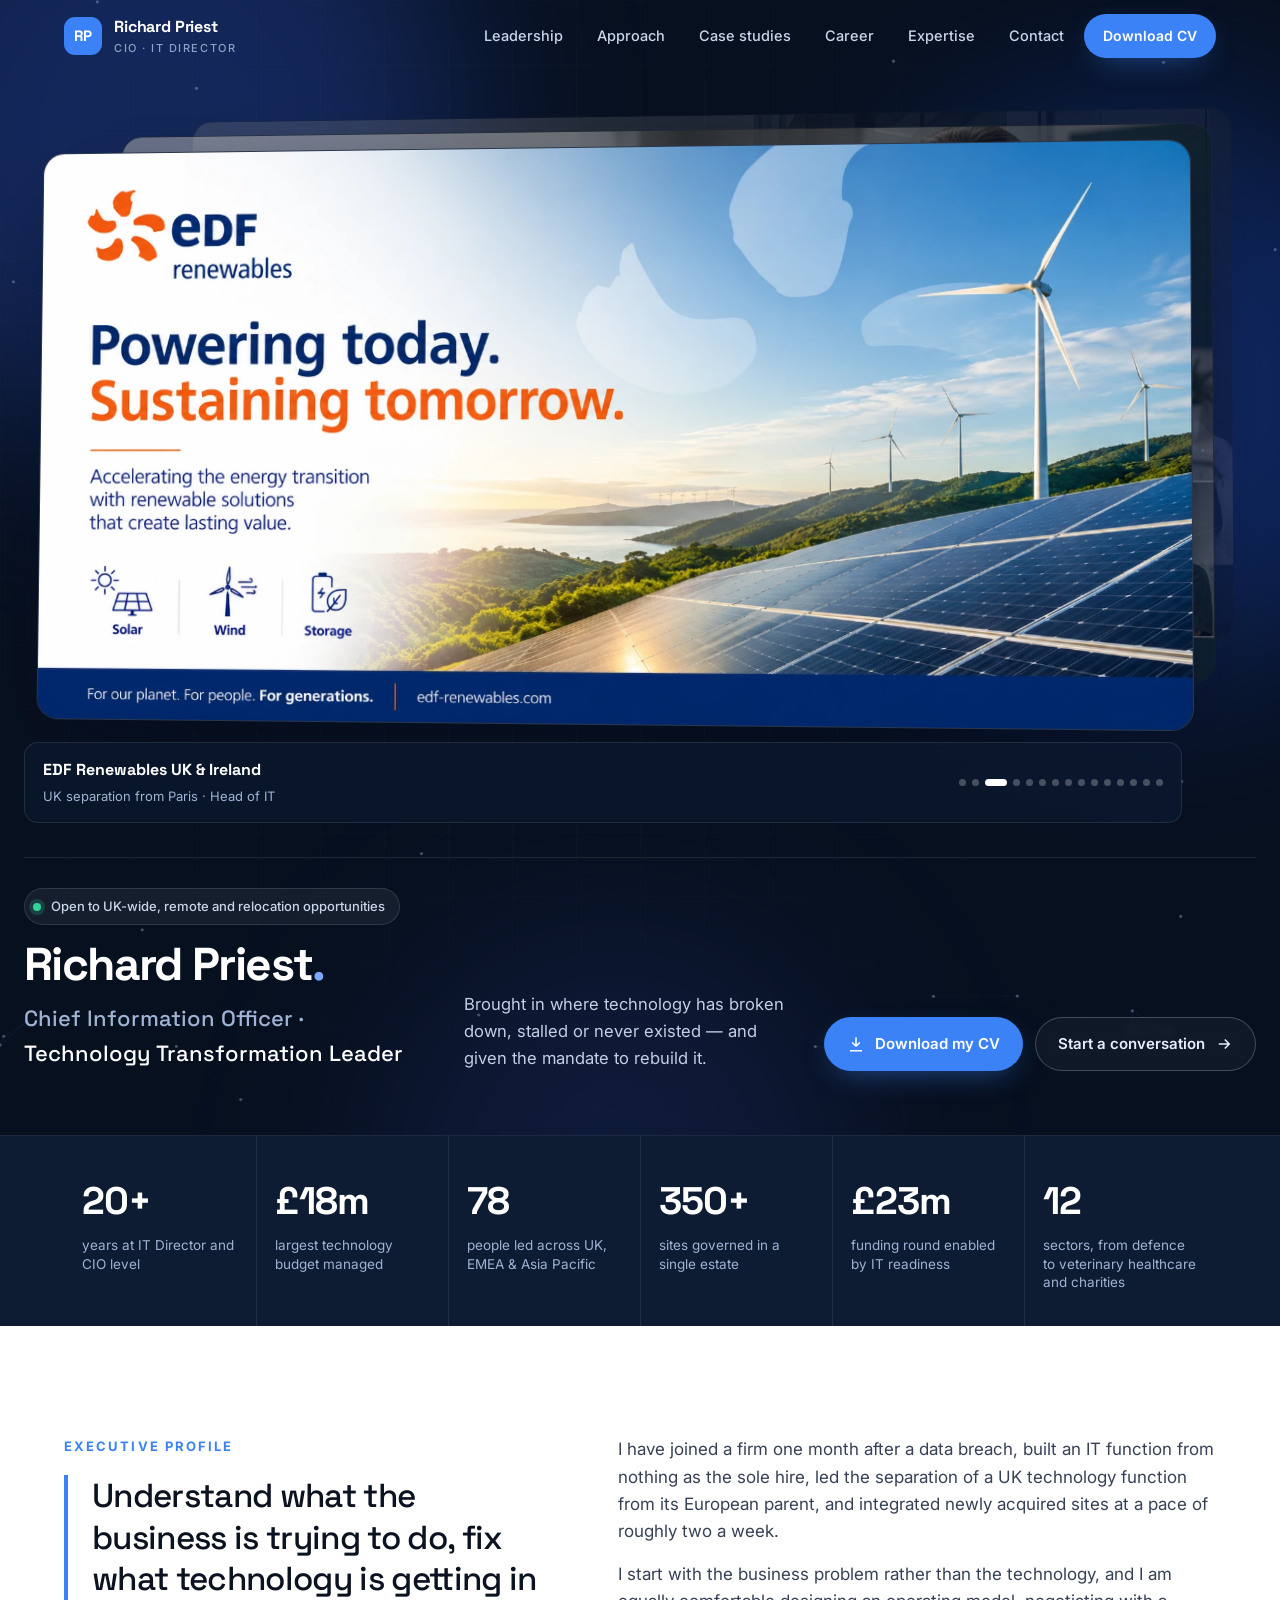
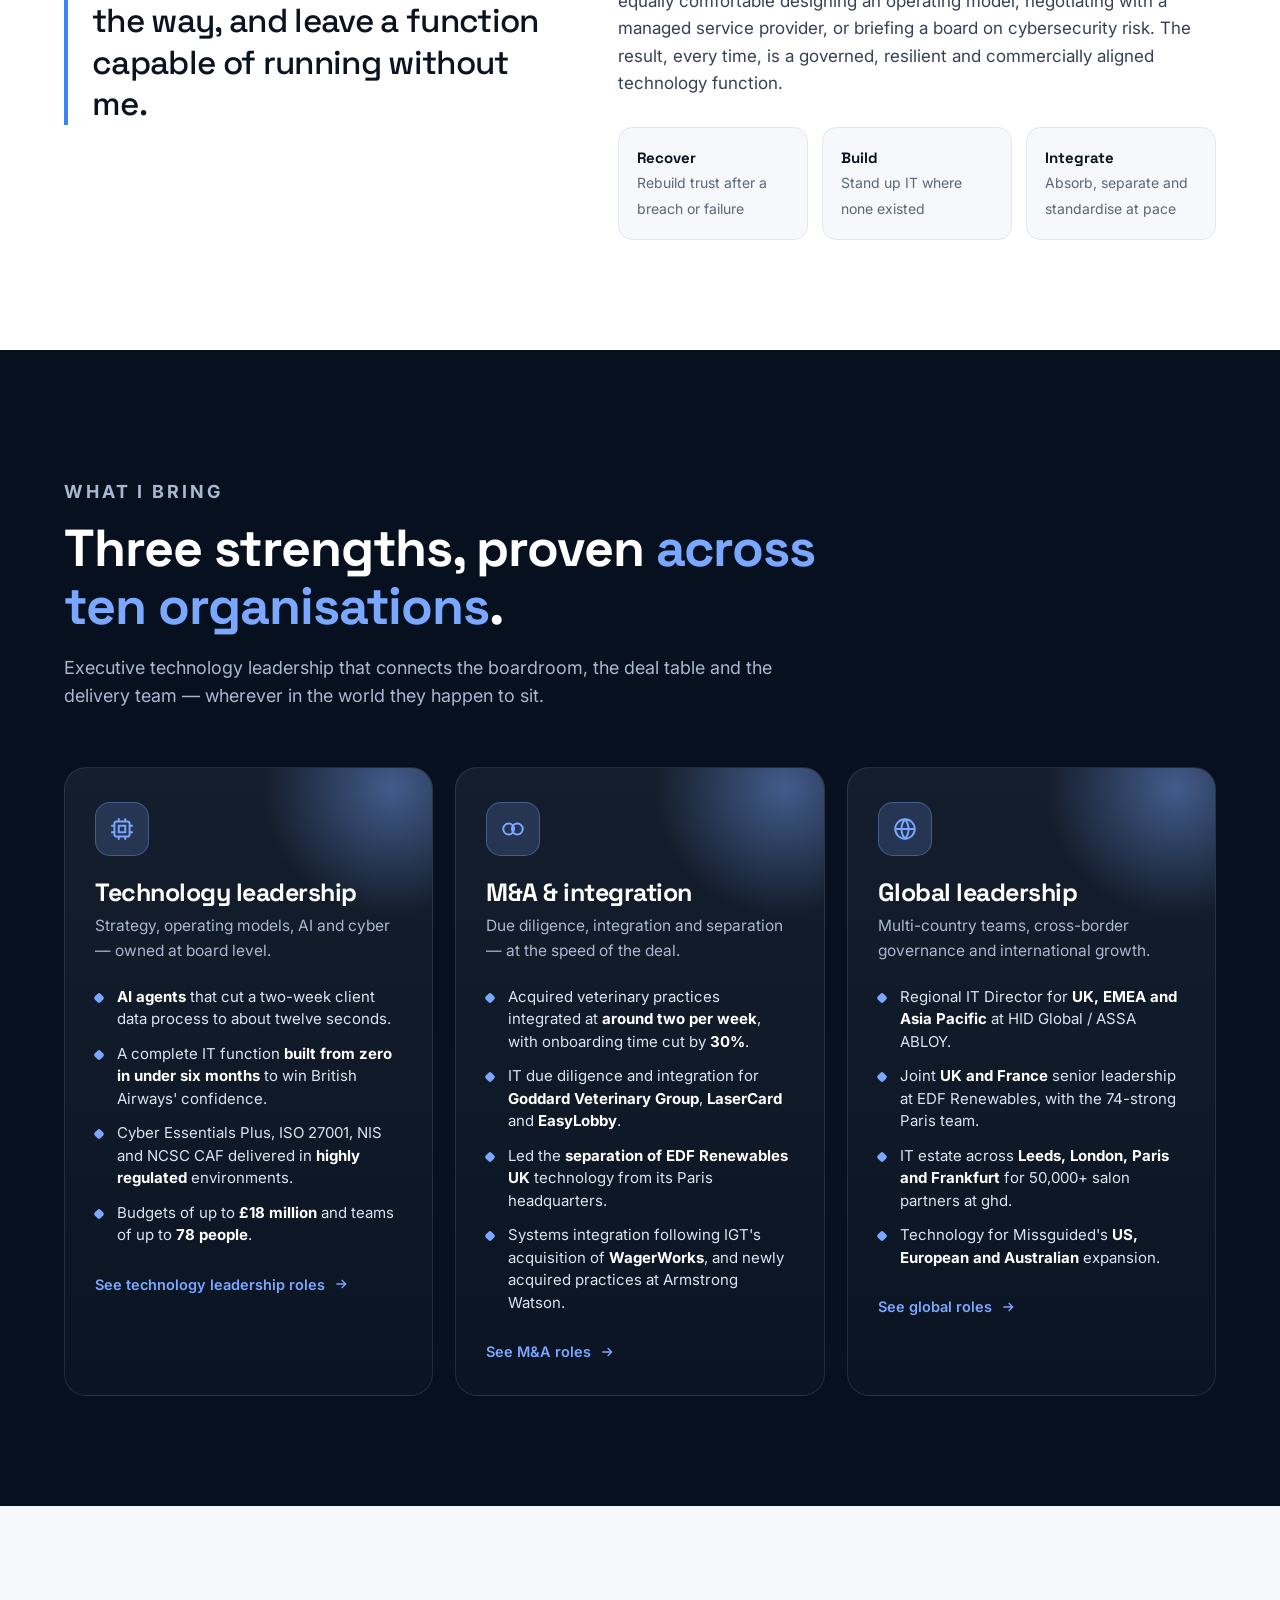
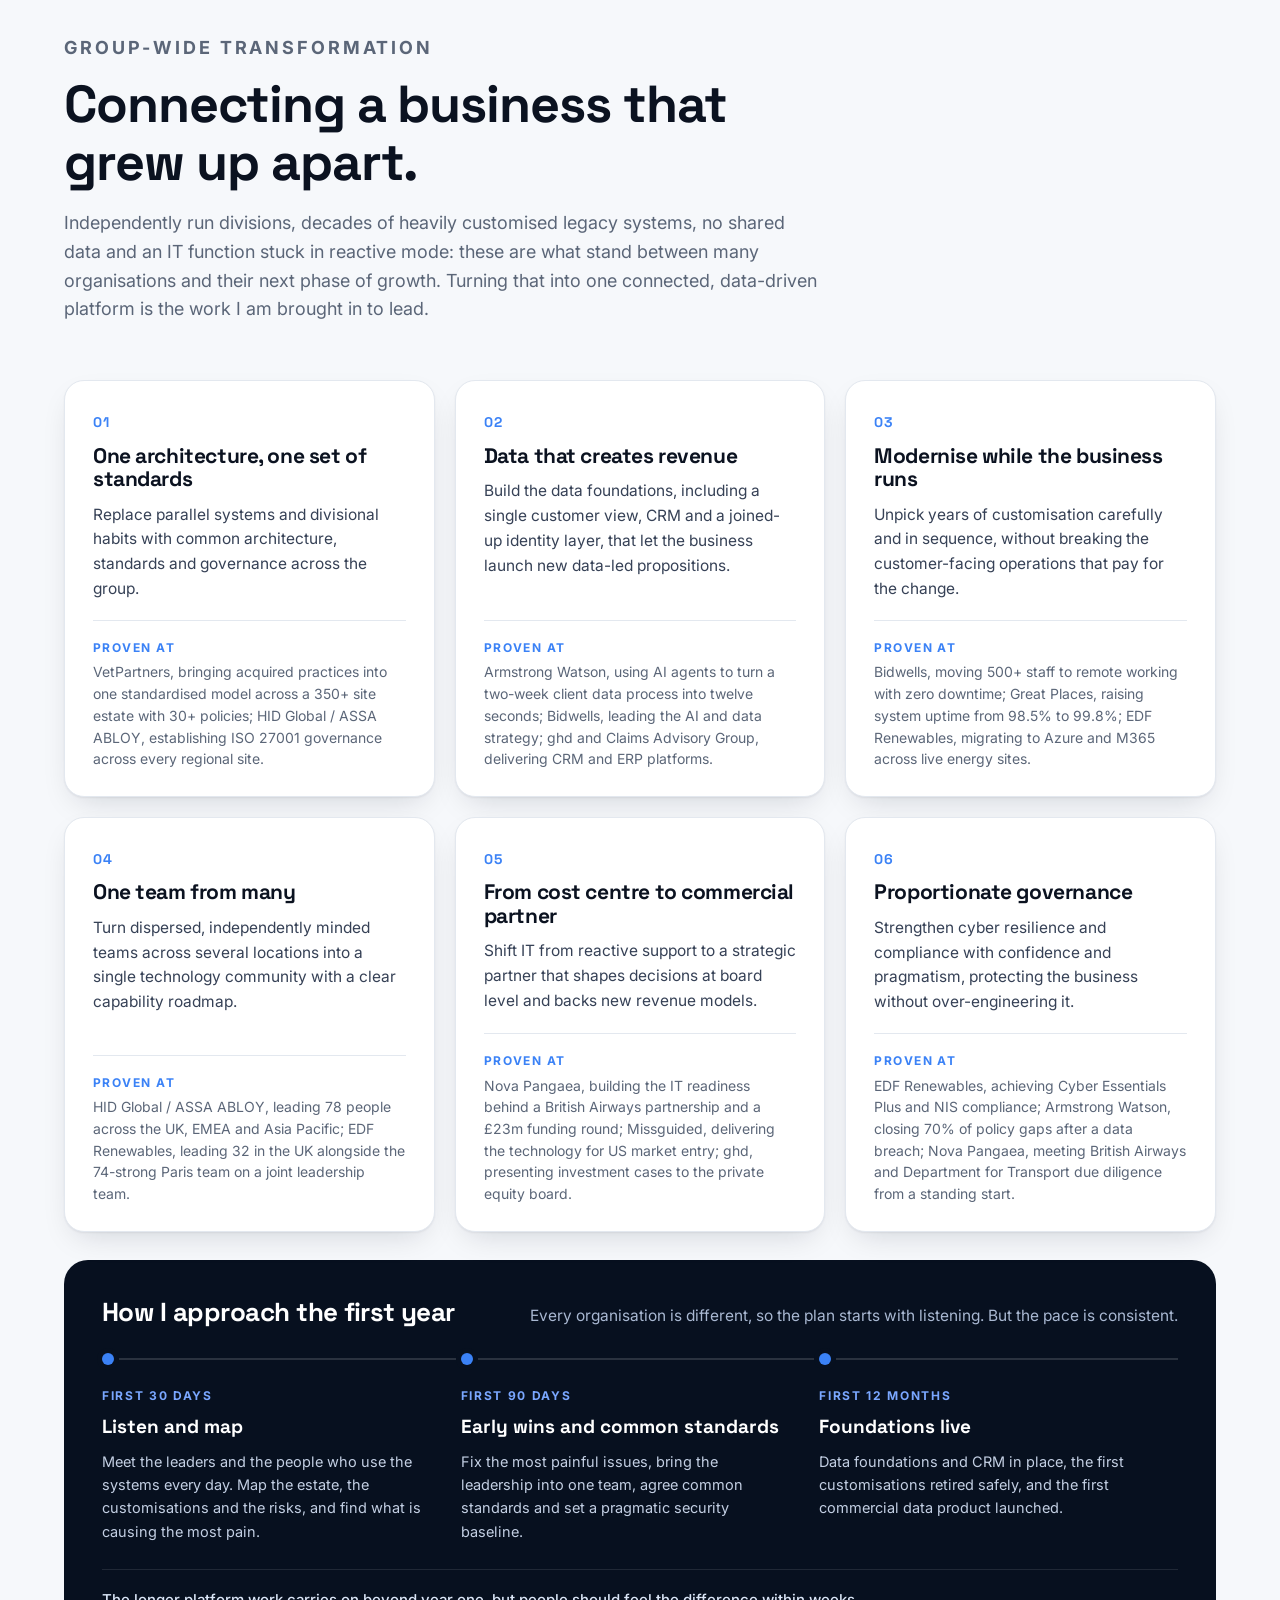
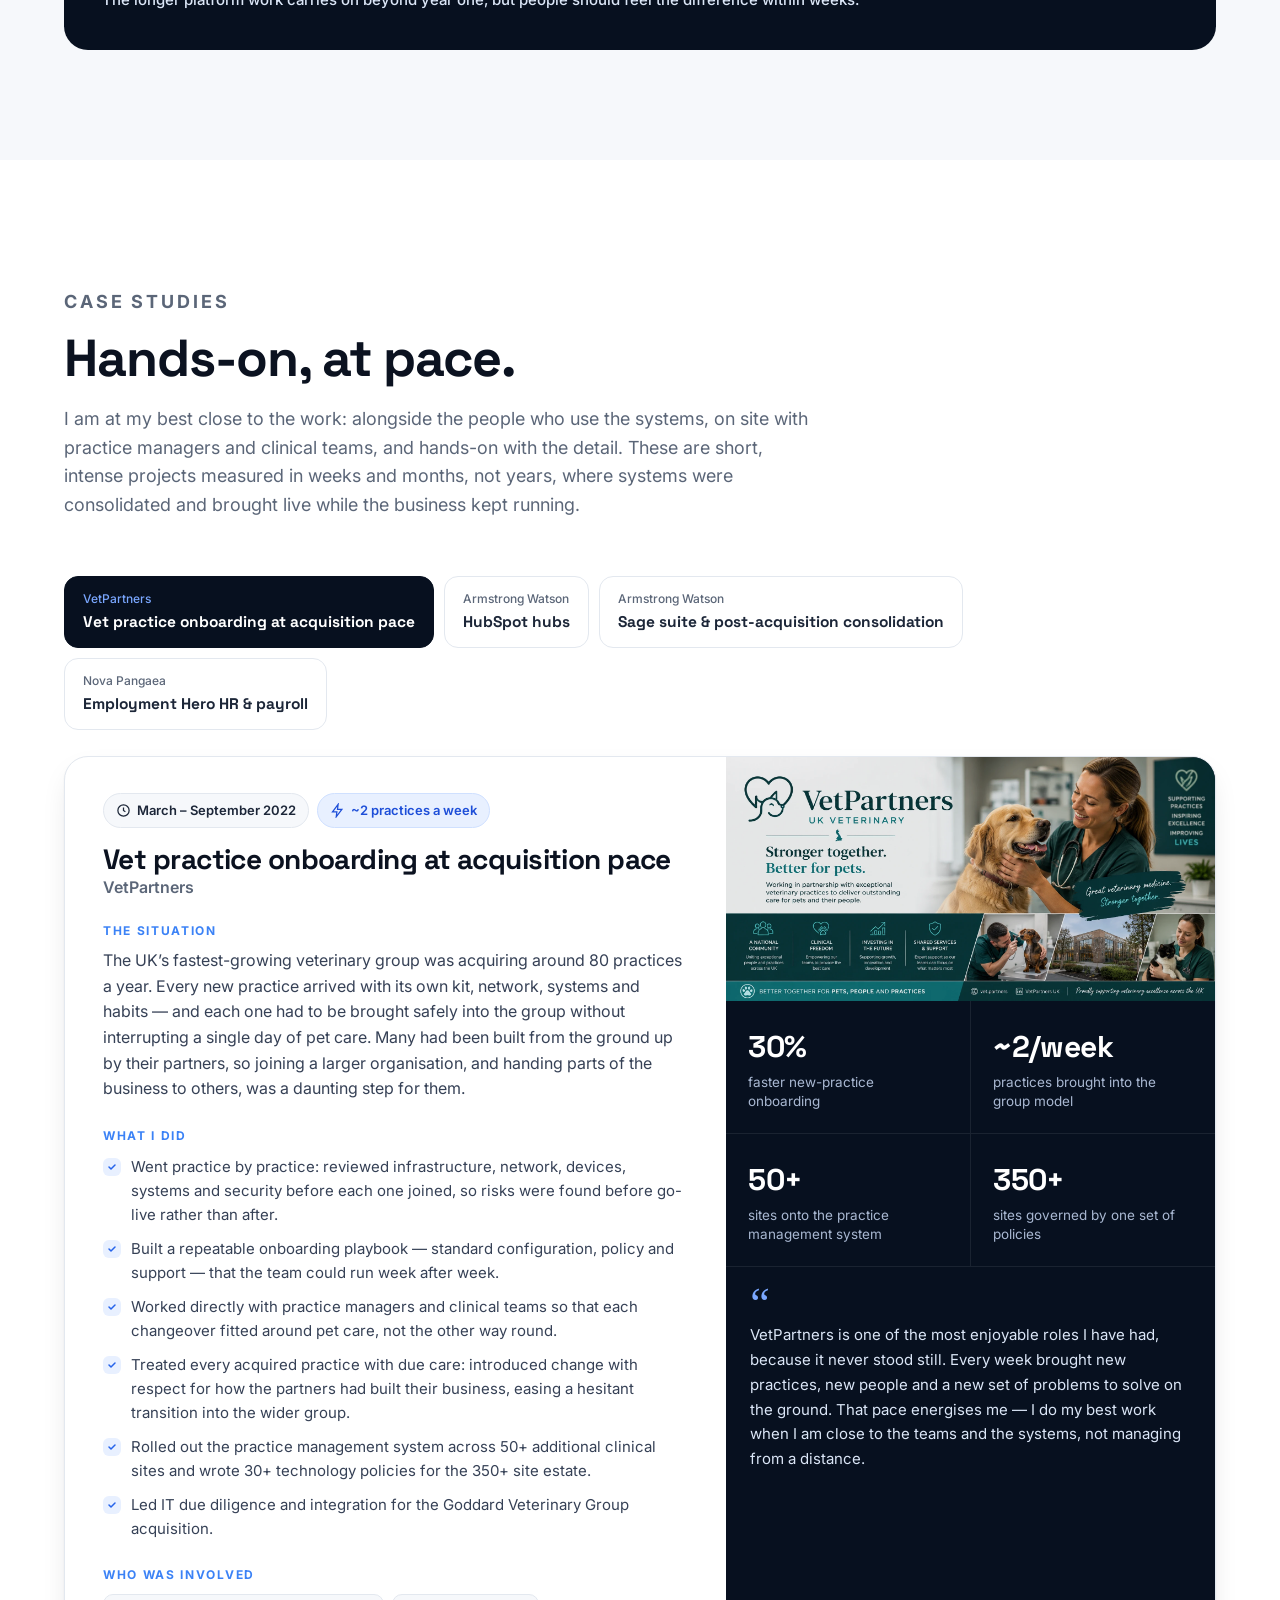
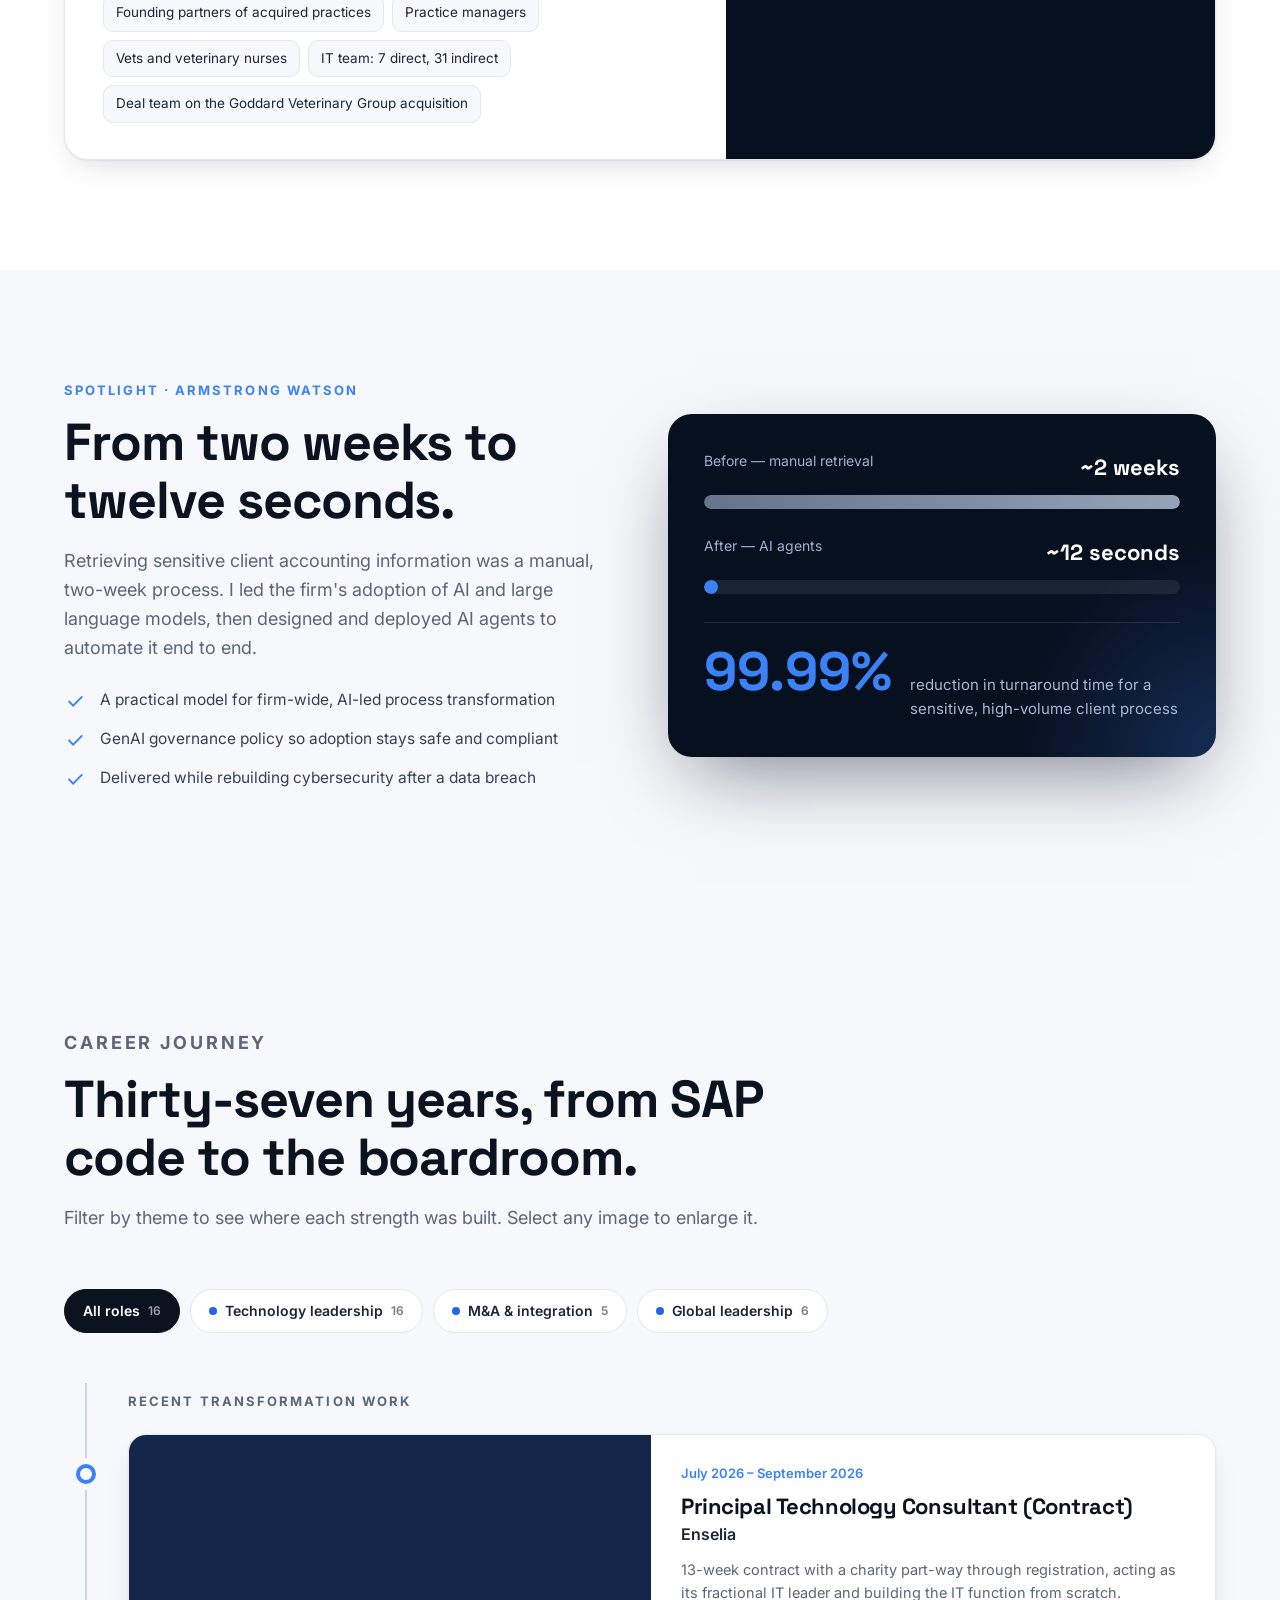
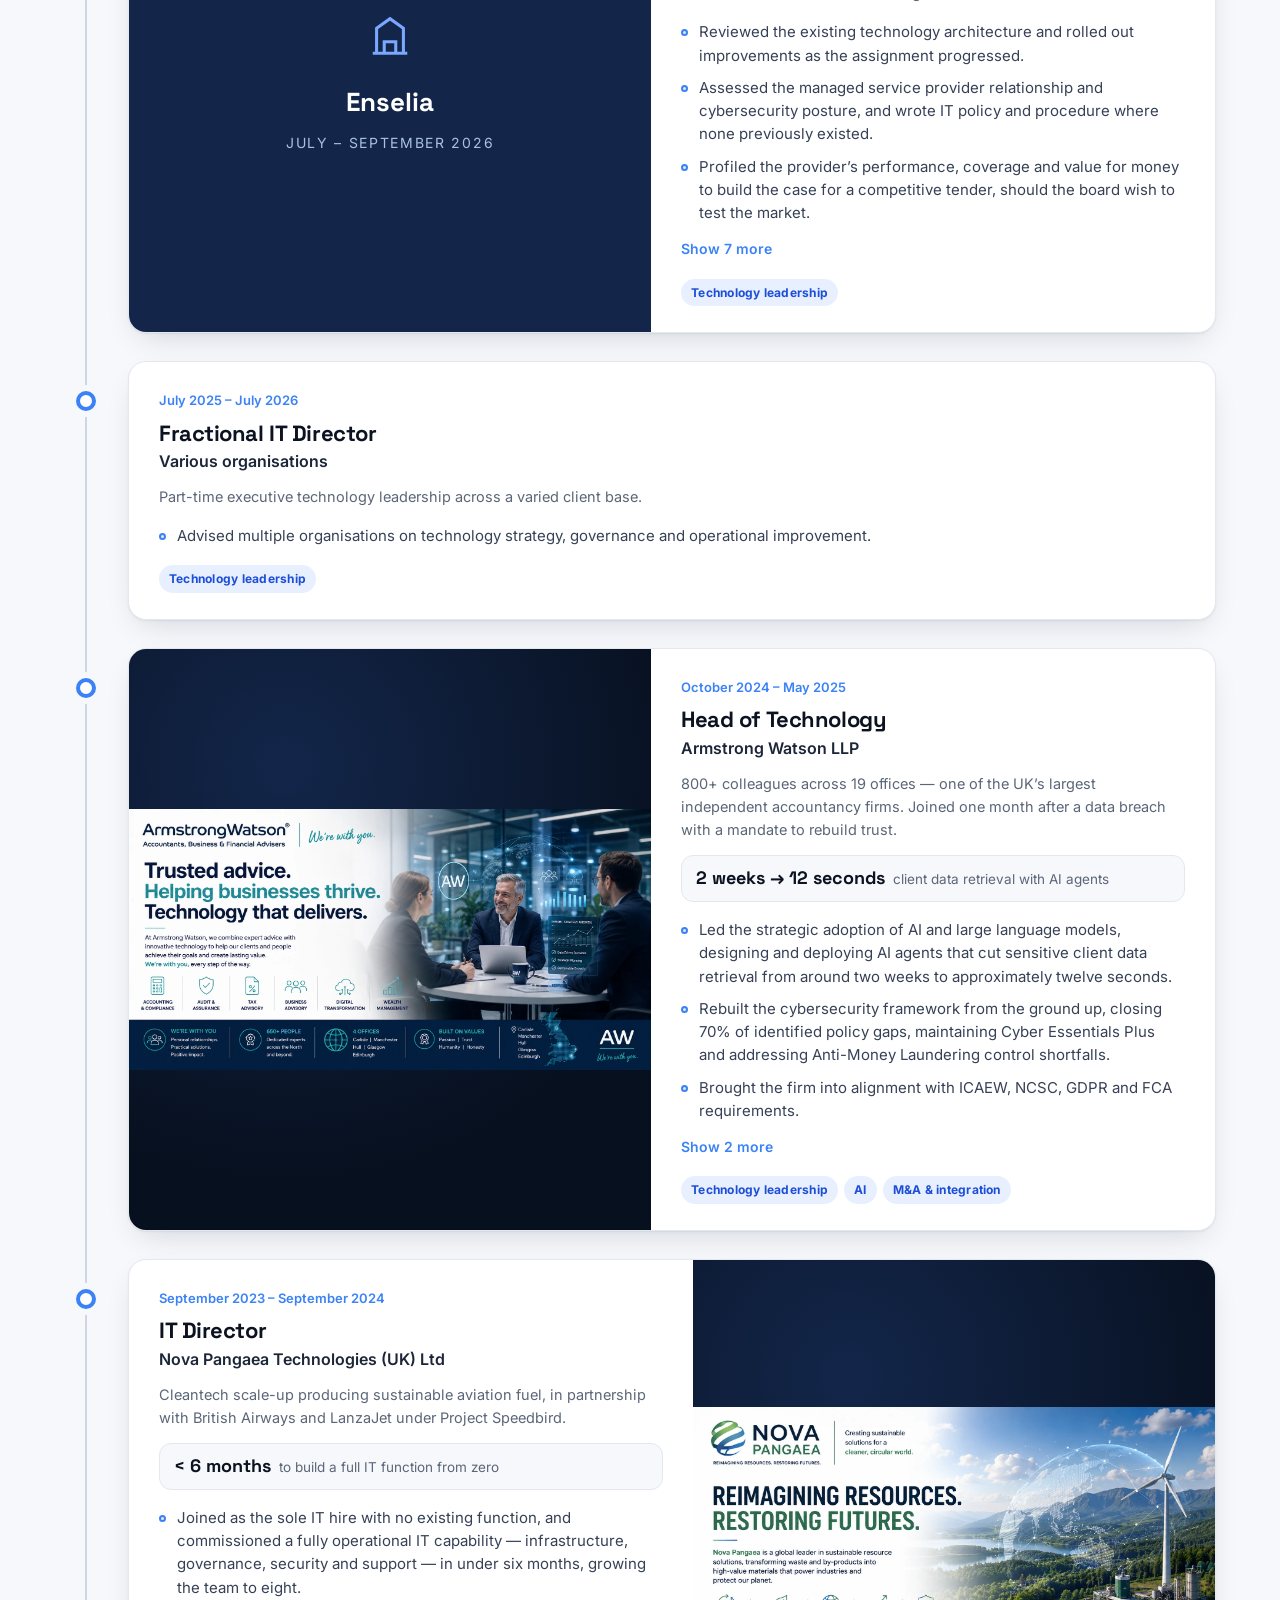
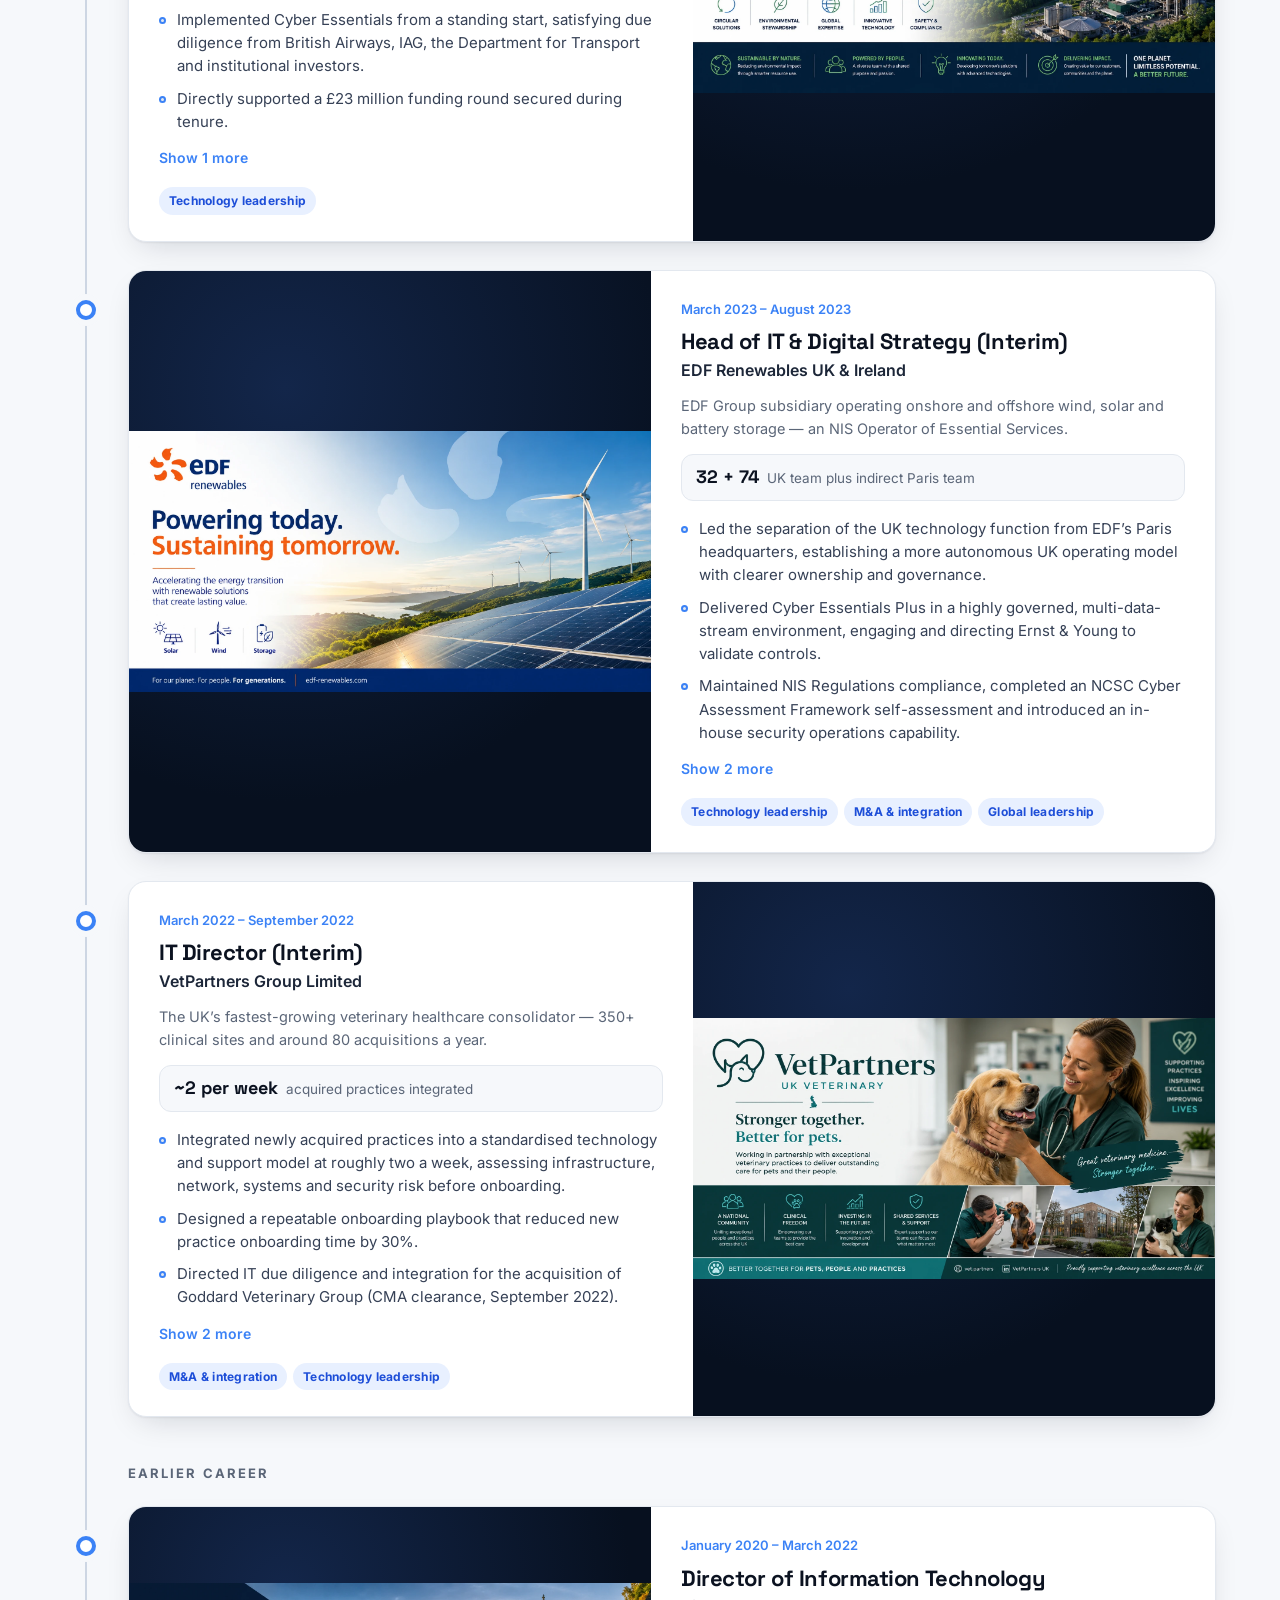
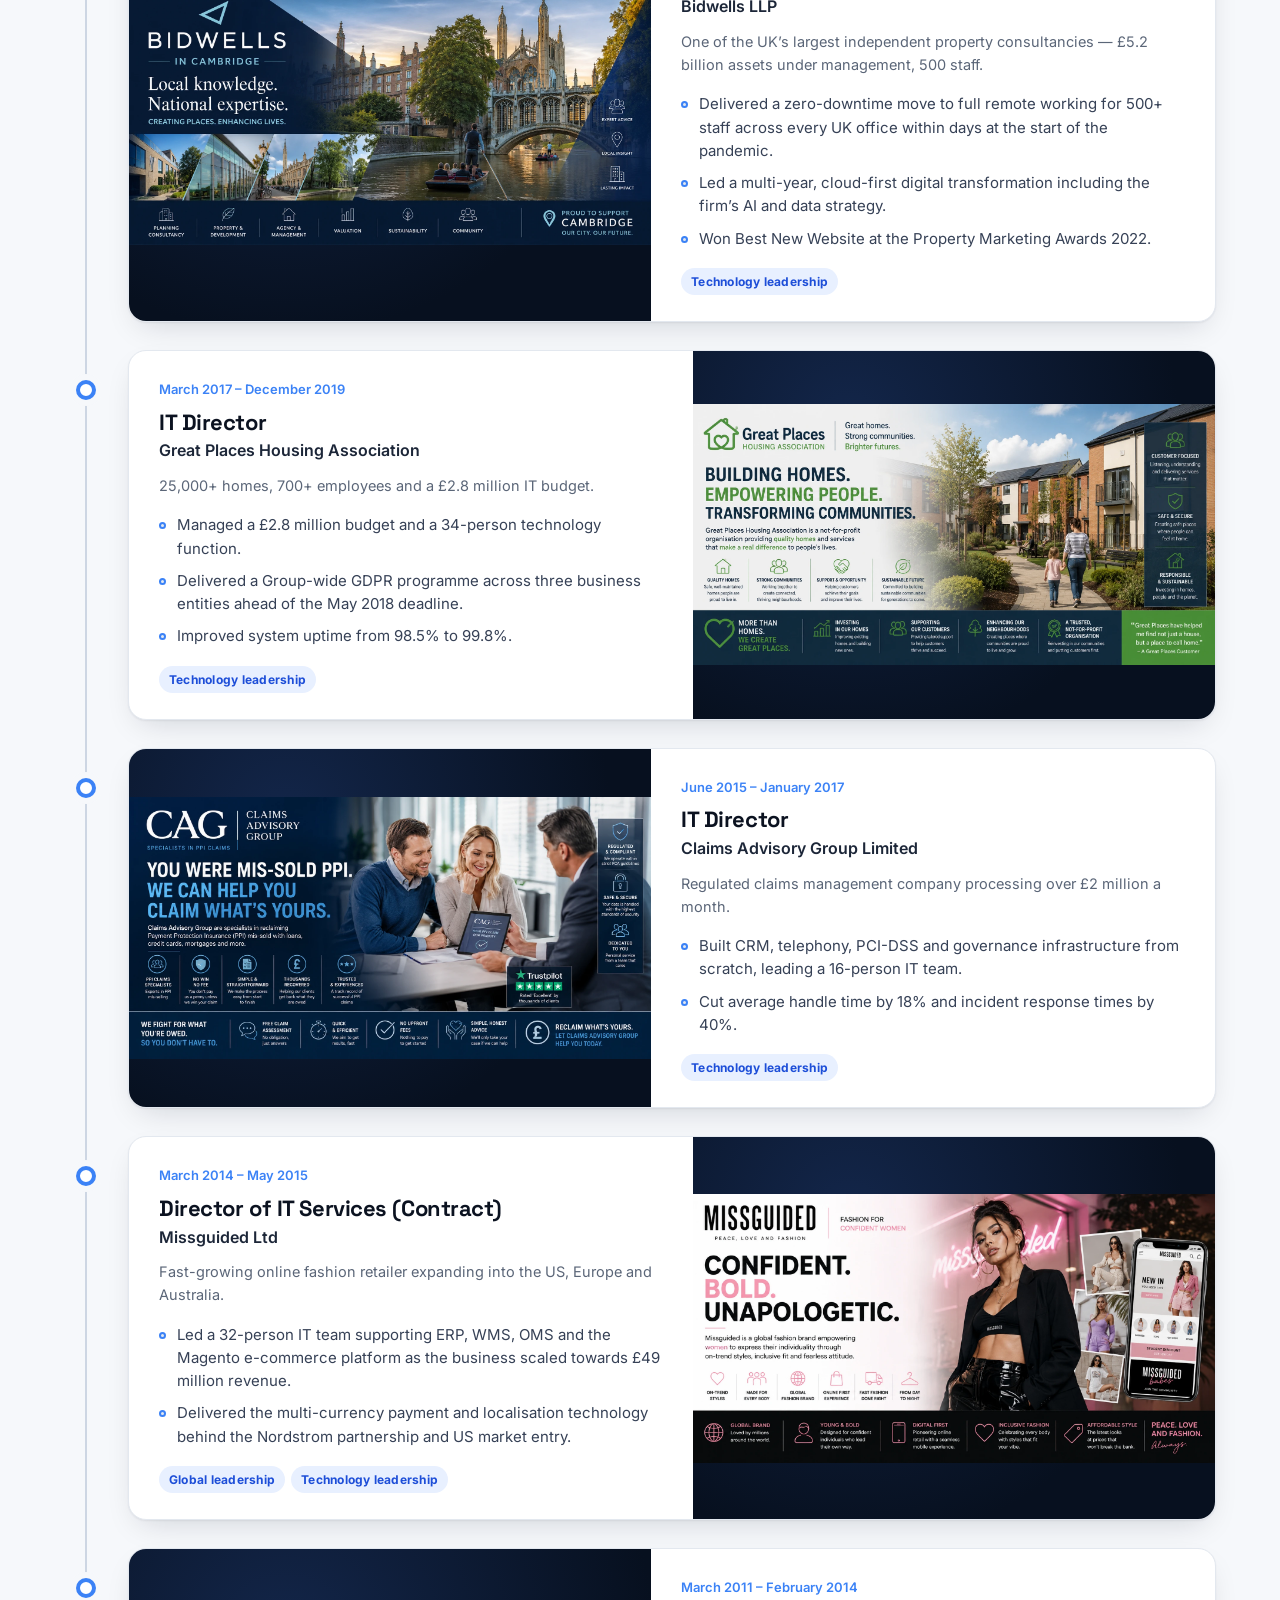
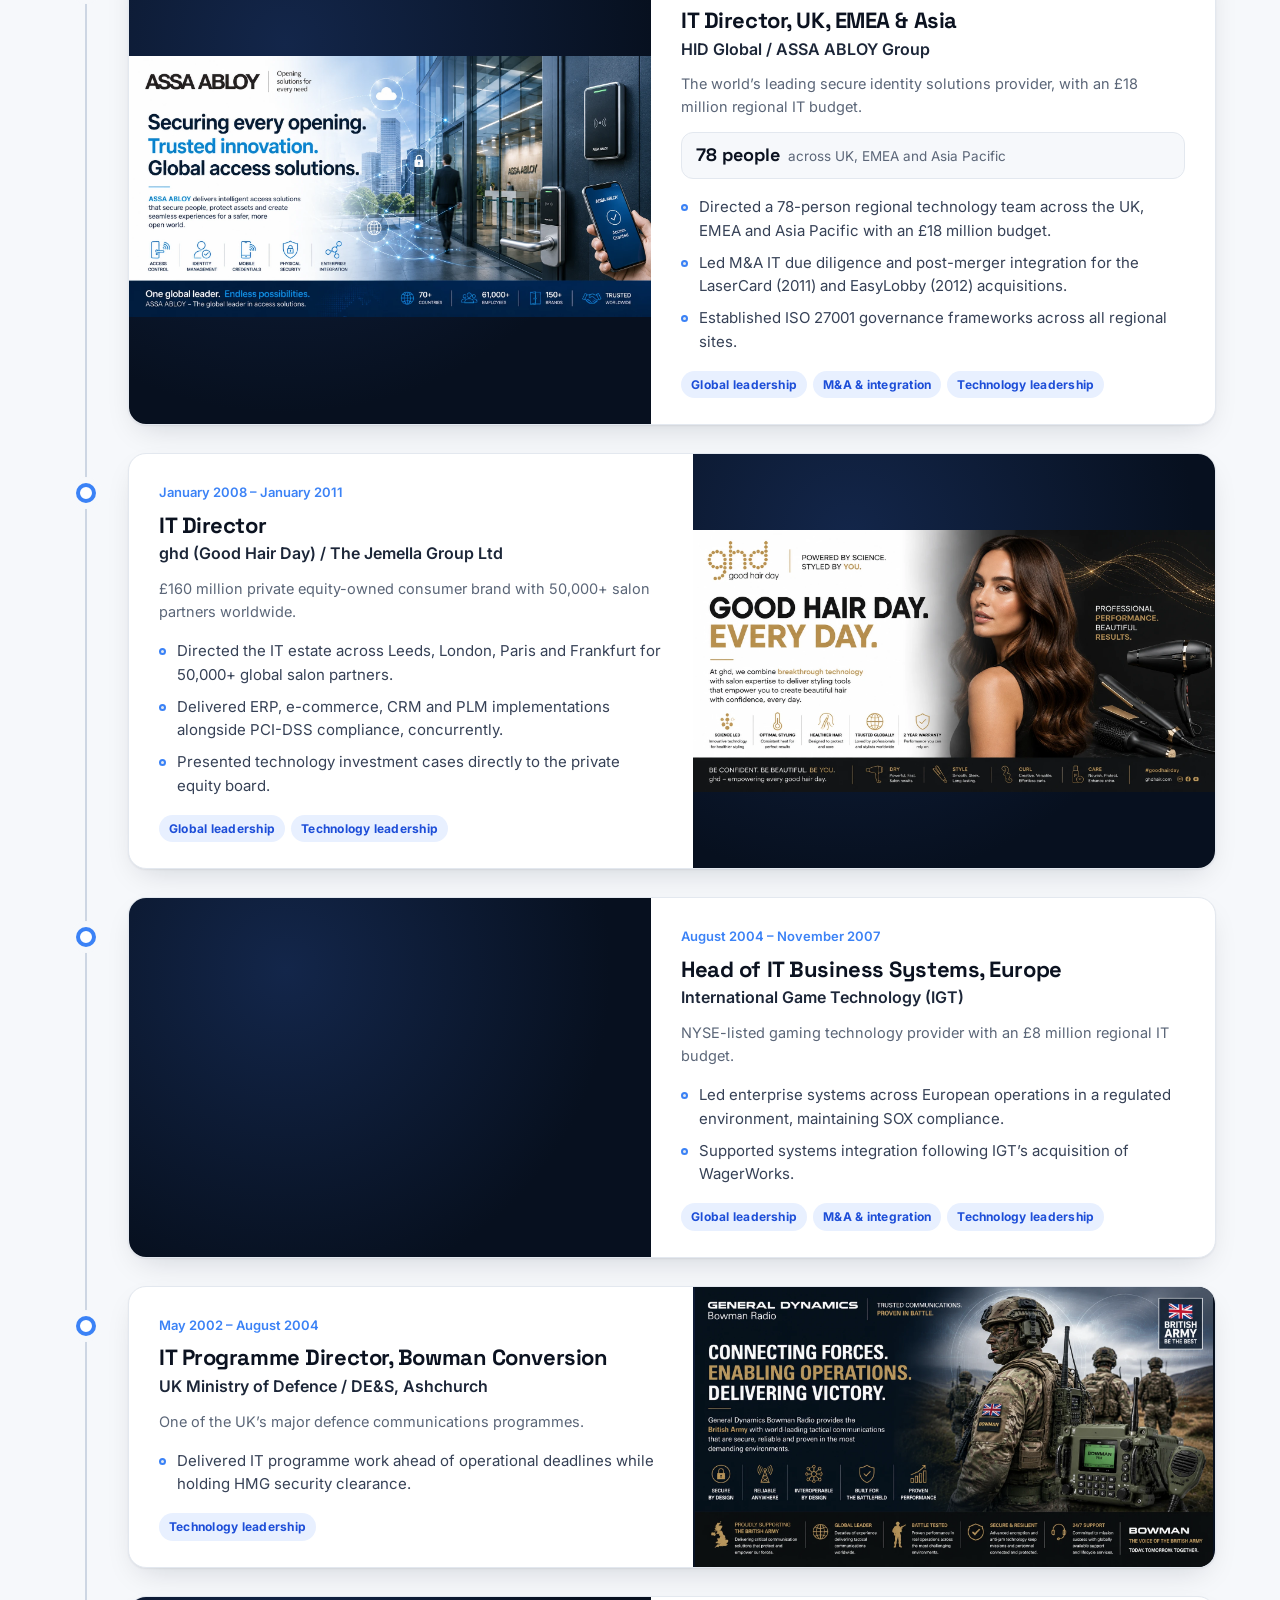
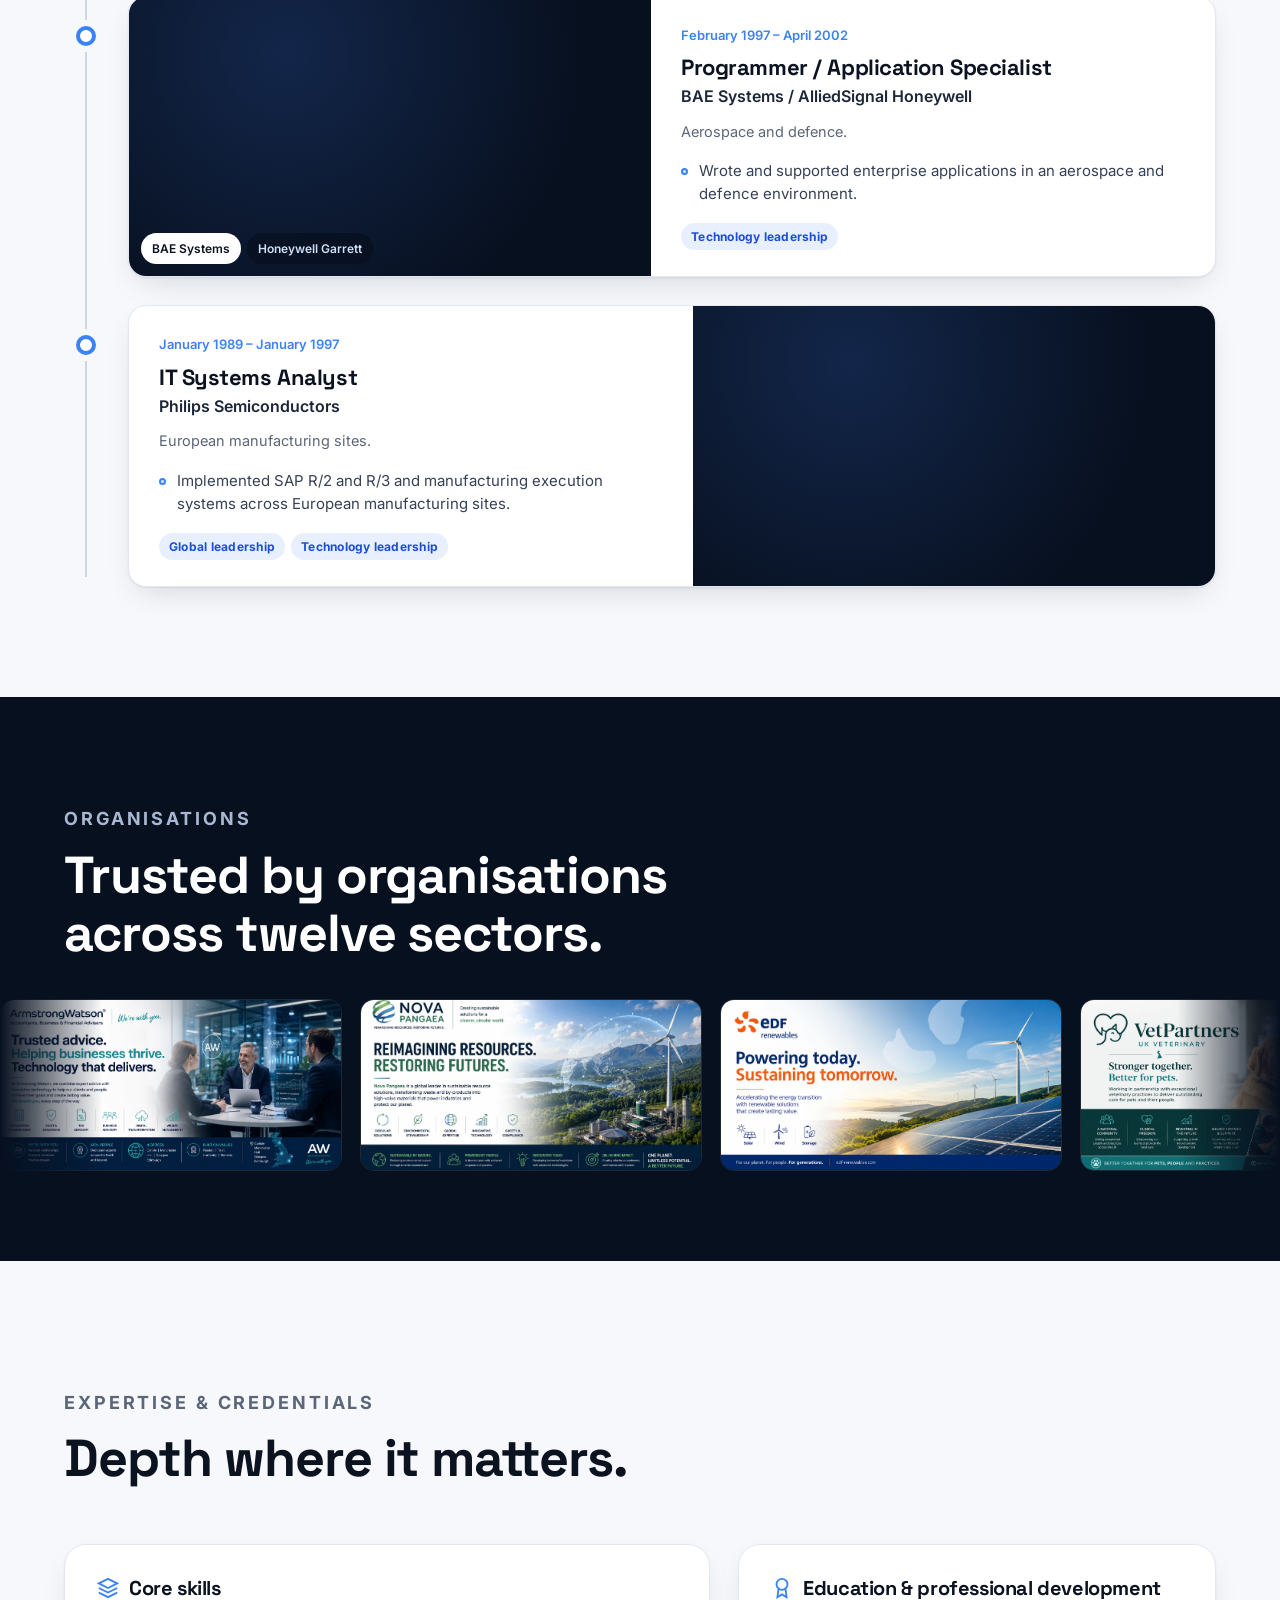
<file: index.html>
<!doctype html>
<html lang="en-GB">
<head>
  <meta charset="utf-8">
  <meta name="viewport" content="width=device-width, initial-scale=1">
  <title>Richard Priest — CIO & Technology Transformation Leader</title>
  <meta name="description" content="Richard Priest: Chief Information Officer and IT Director with over twenty years leading technology transformation, M&A integration and global teams across the UK, EMEA and Asia Pacific.">
  <meta property="og:title" content="Richard Priest — CIO & Technology Transformation Leader">
  <meta property="og:description" content="Brought in where technology has broken down, stalled, or never existed — and given the mandate to rebuild it.">
  <meta property="og:image" content="img/armstrong-watson.webp">
  <meta name="theme-color" content="#07101f">
  <link rel="icon" href="data:image/svg+xml,%3Csvg xmlns='http://www.w3.org/2000/svg' viewBox='0 0 64 64'%3E%3Crect width='64' height='64' rx='16' fill='%233b82f6'/%3E%3Ctext x='32' y='42' font-family='Arial' font-weight='700' font-size='26' text-anchor='middle' fill='white'%3ERP%3C/text%3E%3C/svg%3E">
  <link rel="preconnect" href="https://fonts.googleapis.com">
  <link rel="preconnect" href="https://fonts.gstatic.com" crossorigin>
  <link href="https://fonts.googleapis.com/css2?family=Inter:wght@400;500;600;700&family=Space+Grotesk:wght@500;600;700&display=swap" rel="stylesheet">
  <link rel="stylesheet" href="css/site.css">
</head>
<body>
  <a class="sr-only" href="#main">Skip to content</a>

  <header class="site-header">
    <nav class="nav wrap" aria-label="Main">
      <a class="logo" href="/">
        <span class="logo-mark">RP</span>
        <span>Richard Priest<small>CIO · IT Director</small></span>
      </a>
      <button class="nav-toggle" type="button" aria-expanded="false" aria-controls="nav-links" aria-label="Open menu">
        <svg viewBox="0 0 24 24" fill="none" stroke="currentColor" stroke-width="2"><path d="M4 7h16M4 12h16M4 17h16"/></svg>
      </button>
      <ul class="nav-links" id="nav-links">
        <li><a href="#leadership">Leadership</a></li>
        <li><a href="#approach">Approach</a></li>
        <li><a href="#case-studies">Case studies</a></li>
        <li><a href="#career">Career</a></li>
        <li><a href="#expertise">Expertise</a></li>
        <li><a href="/contact">Contact</a></li>
        <li><button class="btn btn-primary" type="button" data-open-cv>Download CV</button></li>
      </ul>
    </nav>
  </header>

  <main id="main">
    <!-- HERO -->
    <section class="hero">
      <div class="hero-bg" aria-hidden="true"><span class="blob b1"></span><span class="blob b2"></span><span class="blob b3"></span></div>
      <div class="hero-grid-lines" aria-hidden="true"></div>
      <canvas id="hero-canvas" aria-hidden="true"></canvas>

      <div class="wrap wrap-wide hero-inner">
        <div class="showcase reveal" aria-label="Organisations I have led technology for">
          <div class="showcase-stack"></div>
          <div class="showcase-caption">
            <div><strong>Armstrong Watson</strong><span>AI agents · Head of Technology</span></div>
            <div class="showcase-dots"></div>
          </div>
        </div>

        <div class="hero-intro">
          <div class="hero-id reveal d1">
            <span class="eyebrow"><span class="dot"></span> Open to UK-wide, remote and relocation opportunities</span>
            <h1>Richard Priest<span class="grad-text">.</span></h1>
            <p class="role-line">Chief Information Officer · <span class="role-accent">Technology Transformation Leader</span></p>
          </div>
          <p class="lede reveal d2">Brought in where technology has broken down, stalled or never existed — and given the mandate to rebuild it.</p>
          <div class="hero-actions reveal d3">
            <button class="btn btn-primary" type="button" data-open-cv>
              <svg viewBox="0 0 24 24" fill="none" stroke="currentColor" stroke-width="2"><path d="M12 3v12m0 0-5-5m5 5 5-5M4 21h16"/></svg>
              Download my CV
            </button>
            <a class="btn btn-ghost" href="/contact">
              Start a conversation
              <svg viewBox="0 0 24 24" fill="none" stroke="currentColor" stroke-width="2"><path d="M5 12h14m-6-6 6 6-6 6"/></svg>
            </a>
          </div>
        </div>
      </div>
    </section>

    <!-- STATS -->
    <section class="stats" id="impact" aria-label="Career at a glance">
      <div class="wrap stats-grid">
        <div class="stat"><b data-count="20" data-suffix="+">20+</b><span>years at IT Director and CIO level</span></div>
        <div class="stat"><b data-count="18" data-prefix="£" data-suffix="m">£18m</b><span>largest technology budget managed</span></div>
        <div class="stat"><b data-count="78">78</b><span>people led across UK, EMEA &amp; Asia Pacific</span></div>
        <div class="stat"><b data-count="350" data-suffix="+">350+</b><span>sites governed in a single estate</span></div>
        <div class="stat"><b data-count="23" data-prefix="£" data-suffix="m">£23m</b><span>funding round enabled by IT readiness</span></div>
        <div class="stat"><b data-count="12">12</b><span>sectors, from defence to veterinary healthcare and charities</span></div>
      </div>
    </section>

    <!-- PROFILE -->
    <section class="section alt" id="profile">
      <div class="wrap profile">
        <div class="reveal">
          <p class="kicker">Executive profile</p>
          <blockquote style="margin-top:18px">Understand what the business is trying to do, fix what technology is getting in the way, and leave a function capable of running without me.</blockquote>
        </div>
        <div class="body reveal d1">
          <p>I have joined a firm one month after a data breach, built an IT function from nothing as the sole hire, led the separation of a UK technology function from its European parent, and integrated newly acquired sites at a pace of roughly two a week.</p>
          <p>I start with the business problem rather than the technology, and I am equally comfortable designing an operating model, negotiating with a managed service provider, or briefing a board on cybersecurity risk. The result, every time, is a governed, resilient and commercially aligned technology function.</p>
          <div class="patterns">
            <div class="pattern"><b>Recover</b><span>Rebuild trust after a breach or failure</span></div>
            <div class="pattern"><b>Build</b><span>Stand up IT where none existed</span></div>
            <div class="pattern"><b>Integrate</b><span>Absorb, separate and standardise at pace</span></div>
          </div>
        </div>
      </div>
    </section>

    <!-- PILLARS -->
    <section class="section dark" id="leadership">
      <div class="wrap">
        <div class="section-head reveal">
          <p class="kicker">What I bring</p>
          <h2>Three strengths, proven <span class="grad-text">across ten organisations</span>.</h2>
          <p>Executive technology leadership that connects the boardroom, the deal table and the delivery team — wherever in the world they happen to sit.</p>
        </div>
        <div class="pillars">
          <article class="pillar tech reveal">
            <div class="pillar-icon"><svg viewBox="0 0 24 24" fill="none" stroke="currentColor" stroke-width="1.8"><rect x="5" y="5" width="14" height="14" rx="2"/><rect x="9" y="9" width="6" height="6"/><path d="M9 2v3M15 2v3M9 19v3M15 19v3M2 9h3M2 15h3M19 9h3M19 15h3"/></svg></div>
            <h3>Technology leadership</h3>
            <p class="sub">Strategy, operating models, AI and cyber — owned at board level.</p>
            <ul>
              <li><b>AI agents</b> that cut a two-week client data process to about twelve seconds.</li>
              <li>A complete IT function <b>built from zero in under six months</b> to win British Airways' confidence.</li>
              <li>Cyber Essentials Plus, ISO 27001, NIS and NCSC CAF delivered in <b>highly regulated</b> environments.</li>
              <li>Budgets of up to <b>£18 million</b> and teams of up to <b>78 people</b>.</li>
            </ul>
            <a class="more" href="#career" data-jump-filter="tech">See technology leadership roles <svg viewBox="0 0 24 24" fill="none" stroke="currentColor" stroke-width="2"><path d="M5 12h14m-6-6 6 6-6 6"/></svg></a>
          </article>
          <article class="pillar ma reveal d1">
            <div class="pillar-icon"><svg viewBox="0 0 24 24" fill="none" stroke="currentColor" stroke-width="1.8"><circle cx="8" cy="12" r="5"/><circle cx="16" cy="12" r="5"/></svg></div>
            <h3>M&amp;A &amp; integration</h3>
            <p class="sub">Due diligence, integration and separation — at the speed of the deal.</p>
            <ul>
              <li>Acquired veterinary practices integrated at <b>around two per week</b>, with onboarding time cut by <b>30%</b>.</li>
              <li>IT due diligence and integration for <b>Goddard Veterinary Group</b>, <b>LaserCard</b> and <b>EasyLobby</b>.</li>
              <li>Led the <b>separation of EDF Renewables UK</b> technology from its Paris headquarters.</li>
              <li>Systems integration following IGT's acquisition of <b>WagerWorks</b>, and newly acquired practices at Armstrong Watson.</li>
            </ul>
            <a class="more" href="#career" data-jump-filter="ma">See M&amp;A roles <svg viewBox="0 0 24 24" fill="none" stroke="currentColor" stroke-width="2"><path d="M5 12h14m-6-6 6 6-6 6"/></svg></a>
          </article>
          <article class="pillar global reveal d2">
            <div class="pillar-icon"><svg viewBox="0 0 24 24" fill="none" stroke="currentColor" stroke-width="1.8"><circle cx="12" cy="12" r="9"/><path d="M3 12h18M12 3a14 14 0 0 1 0 18M12 3a14 14 0 0 0 0 18"/></svg></div>
            <h3>Global leadership</h3>
            <p class="sub">Multi-country teams, cross-border governance and international growth.</p>
            <ul>
              <li>Regional IT Director for <b>UK, EMEA and Asia Pacific</b> at HID Global / ASSA ABLOY.</li>
              <li>Joint <b>UK and France</b> senior leadership at EDF Renewables, with the 74-strong Paris team.</li>
              <li>IT estate across <b>Leeds, London, Paris and Frankfurt</b> for 50,000+ salon partners at ghd.</li>
              <li>Technology for Missguided's <b>US, European and Australian</b> expansion.</li>
            </ul>
            <a class="more" href="#career" data-jump-filter="global">See global roles <svg viewBox="0 0 24 24" fill="none" stroke="currentColor" stroke-width="2"><path d="M5 12h14m-6-6 6 6-6 6"/></svg></a>
          </article>
        </div>
      </div>
    </section>

    <!-- TRANSFORMATION APPROACH -->
    <section class="section" id="approach">
      <div class="wrap">
        <div class="section-head reveal">
          <p class="kicker">Group-wide transformation</p>
          <h2>Connecting a business that grew up apart.</h2>
          <p>Independently run divisions, decades of heavily customised legacy systems, no shared data and an IT function stuck in reactive mode: these are what stand between many organisations and their next phase of growth. Turning that into one connected, data-driven platform is the work I am brought in to lead.</p>
        </div>

        <div class="challenge-grid">
          <article class="challenge reveal">
            <span class="challenge-no">01</span>
            <h3>One architecture, one set of standards</h3>
            <p class="challenge-what">Replace parallel systems and divisional habits with common architecture, standards and governance across the group.</p>
            <p class="challenge-proof"><b>Proven at</b> VetPartners, bringing acquired practices into one standardised model across a 350+ site estate with 30+ policies; HID Global / ASSA ABLOY, establishing ISO 27001 governance across every regional site.</p>
          </article>
          <article class="challenge reveal d1">
            <span class="challenge-no">02</span>
            <h3>Data that creates revenue</h3>
            <p class="challenge-what">Build the data foundations, including a single customer view, CRM and a joined-up identity layer, that let the business launch new data-led propositions.</p>
            <p class="challenge-proof"><b>Proven at</b> Armstrong Watson, using AI agents to turn a two-week client data process into twelve seconds; Bidwells, leading the AI and data strategy; ghd and Claims Advisory Group, delivering CRM and ERP platforms.</p>
          </article>
          <article class="challenge reveal d2">
            <span class="challenge-no">03</span>
            <h3>Modernise while the business runs</h3>
            <p class="challenge-what">Unpick years of customisation carefully and in sequence, without breaking the customer-facing operations that pay for the change.</p>
            <p class="challenge-proof"><b>Proven at</b> Bidwells, moving 500+ staff to remote working with zero downtime; Great Places, raising system uptime from 98.5% to 99.8%; EDF Renewables, migrating to Azure and M365 across live energy sites.</p>
          </article>
          <article class="challenge reveal">
            <span class="challenge-no">04</span>
            <h3>One team from many</h3>
            <p class="challenge-what">Turn dispersed, independently minded teams across several locations into a single technology community with a clear capability roadmap.</p>
            <p class="challenge-proof"><b>Proven at</b> HID Global / ASSA ABLOY, leading 78 people across the UK, EMEA and Asia Pacific; EDF Renewables, leading 32 in the UK alongside the 74-strong Paris team on a joint leadership team.</p>
          </article>
          <article class="challenge reveal d1">
            <span class="challenge-no">05</span>
            <h3>From cost centre to commercial partner</h3>
            <p class="challenge-what">Shift IT from reactive support to a strategic partner that shapes decisions at board level and backs new revenue models.</p>
            <p class="challenge-proof"><b>Proven at</b> Nova Pangaea, building the IT readiness behind a British Airways partnership and a £23m funding round; Missguided, delivering the technology for US market entry; ghd, presenting investment cases to the private equity board.</p>
          </article>
          <article class="challenge reveal d2">
            <span class="challenge-no">06</span>
            <h3>Proportionate governance</h3>
            <p class="challenge-what">Strengthen cyber resilience and compliance with confidence and pragmatism, protecting the business without over-engineering it.</p>
            <p class="challenge-proof"><b>Proven at</b> EDF Renewables, achieving Cyber Essentials Plus and NIS compliance; Armstrong Watson, closing 70% of policy gaps after a data breach; Nova Pangaea, meeting British Airways and Department for Transport due diligence from a standing start.</p>
          </article>
        </div>

        <div class="roadmap reveal">
          <div class="roadmap-head">
            <h3>How I approach the first year</h3>
            <p>Every organisation is different, so the plan starts with listening. But the pace is consistent.</p>
          </div>
          <ol class="roadmap-steps">
            <li>
              <span class="roadmap-year">First 30 days</span>
              <b>Listen and map</b>
              <span>Meet the leaders and the people who use the systems every day. Map the estate, the customisations and the risks, and find what is causing the most pain.</span>
            </li>
            <li>
              <span class="roadmap-year">First 90 days</span>
              <b>Early wins and common standards</b>
              <span>Fix the most painful issues, bring the leadership into one team, agree common standards and set a pragmatic security baseline.</span>
            </li>
            <li>
              <span class="roadmap-year">First 12 months</span>
              <b>Foundations live</b>
              <span>Data foundations and CRM in place, the first customisations retired safely, and the first commercial data product launched.</span>
            </li>
          </ol>
          <p class="roadmap-foot">The longer platform work carries on beyond year one, but people should feel the difference within weeks.</p>
        </div>
      </div>
    </section>

    <!-- CASE STUDIES -->
    <section class="section alt" id="case-studies">
      <div class="wrap">
        <div class="section-head reveal">
          <p class="kicker">Case studies</p>
          <h2>Hands-on, at pace.</h2>
          <p>I am at my best close to the work: alongside the people who use the systems, on site with practice managers and clinical teams, and hands-on with the detail. These are short, intense projects measured in weeks and months, not years, where systems were consolidated and brought live while the business kept running.</p>
        </div>
        <div class="case-tabs reveal" role="tablist" aria-label="Case studies"></div>
        <div class="case-panels"></div>
      </div>
    </section>

    <!-- AI SPOTLIGHT -->
    <section class="section" id="ai">
      <div class="wrap spotlight">
        <div class="reveal">
          <p class="kicker">Spotlight · Armstrong Watson</p>
          <div class="section-head" style="margin-bottom:0">
            <h2>From two weeks to twelve seconds.</h2>
            <p>Retrieving sensitive client accounting information was a manual, two-week process. I led the firm's adoption of AI and large language models, then designed and deployed AI agents to automate it end to end.</p>
          </div>
          <div class="spotlight-points">
            <div><svg viewBox="0 0 24 24" fill="none" stroke="currentColor" stroke-width="2"><path d="m5 12 5 5L20 7"/></svg>A practical model for firm-wide, AI-led process transformation</div>
            <div><svg viewBox="0 0 24 24" fill="none" stroke="currentColor" stroke-width="2"><path d="m5 12 5 5L20 7"/></svg>GenAI governance policy so adoption stays safe and compliant</div>
            <div><svg viewBox="0 0 24 24" fill="none" stroke="currentColor" stroke-width="2"><path d="m5 12 5 5L20 7"/></svg>Delivered while rebuilding cybersecurity after a data breach</div>
          </div>
        </div>
        <div class="speed-card reveal d1" aria-label="Process time before and after AI agents">
          <div class="speed-row">
            <div class="label">Before — manual retrieval <b>~2 weeks</b></div>
            <div class="bar before"><i></i></div>
          </div>
          <div class="speed-row">
            <div class="label">After — AI agents <b>~12 seconds</b></div>
            <div class="bar after"><i></i></div>
          </div>
          <div class="speed-foot"><b class="grad-text">99.99%</b><span>reduction in turnaround time for a sensitive, high-volume client process</span></div>
        </div>
      </div>
    </section>

    <!-- CAREER -->
    <section class="section" id="career">
      <div class="wrap">
        <div class="section-head reveal">
          <p class="kicker">Career journey</p>
          <h2>Thirty-seven years, from SAP code to the boardroom.</h2>
          <p>Filter by theme to see where each strength was built. Select any image to enlarge it.</p>
        </div>
        <div class="filters reveal" role="group" aria-label="Filter roles by theme">
          <button class="filter" type="button" data-filter="all" aria-pressed="true">All roles <span class="count"></span></button>
          <button class="filter" type="button" data-filter="tech" aria-pressed="false"><i></i>Technology leadership <span class="count"></span></button>
          <button class="filter" type="button" data-filter="ma" aria-pressed="false"><i></i>M&amp;A &amp; integration <span class="count"></span></button>
          <button class="filter" type="button" data-filter="global" aria-pressed="false"><i></i>Global leadership <span class="count"></span></button>
        </div>
        <div class="timeline" id="timeline"></div>
      </div>
    </section>

    <!-- GALLERY -->
    <section class="section dark" id="organisations" style="padding:90px 0">
      <div class="wrap">
        <div class="section-head reveal" style="margin-bottom:36px">
          <p class="kicker">Organisations</p>
          <h2>Trusted by organisations across twelve sectors.</h2>
        </div>
      </div>
      <div class="marquee reveal"><div class="marquee-track"></div></div>
    </section>

    <!-- EXPERTISE -->
    <section class="section" id="expertise">
      <div class="wrap">
        <div class="section-head reveal">
          <p class="kicker">Expertise &amp; credentials</p>
          <h2>Depth where it matters.</h2>
        </div>
        <div class="skills-grid">
          <div class="panel reveal">
            <h3><svg viewBox="0 0 24 24" fill="none" stroke="currentColor" stroke-width="2"><path d="M12 2 2 7l10 5 10-5-10-5zM2 17l10 5 10-5M2 12l10 5 10-5"/></svg>Core skills</h3>
            <div class="skill-cloud" id="skills"></div>
            <div class="sectors">
              <h3><svg viewBox="0 0 24 24" fill="none" stroke="currentColor" stroke-width="2"><path d="M3 21h18M5 21V7l7-4 7 4v14M9 9h1M14 9h1M9 13h1M14 13h1M9 17h1M14 17h1"/></svg>Sector experience</h3>
              <div class="skill-cloud" id="sectors"></div>
            </div>
          </div>
          <div class="panel reveal d1">
            <h3><svg viewBox="0 0 24 24" fill="none" stroke="currentColor" stroke-width="2"><circle cx="12" cy="8" r="6"/><path d="M8.2 13 7 22l5-3 5 3-1.2-9"/></svg>Education &amp; professional development</h3>
            <ul class="cred-list" id="credentials"></ul>
          </div>
        </div>
      </div>
    </section>

    <!-- CTA -->
    <section class="section" style="padding-top:0">
      <div class="wrap">
        <div class="cta reveal">
          <div>
            <h2>Need technology rebuilt, integrated or made board-ready?</h2>
            <p>Whether it is a permanent CIO appointment, an interim mandate or fractional support, let's talk about what your organisation is trying to achieve.</p>
          </div>
          <div class="cta-actions">
            <a class="btn btn-primary" href="/contact">Get in touch <svg viewBox="0 0 24 24" fill="none" stroke="currentColor" stroke-width="2"><path d="M5 12h14m-6-6 6 6-6 6"/></svg></a>
            <button class="btn btn-ghost" type="button" data-open-cv><svg viewBox="0 0 24 24" fill="none" stroke="currentColor" stroke-width="2"><path d="M12 3v12m0 0-5-5m5 5 5-5M4 21h16"/></svg>Download CV</button>
          </div>
        </div>
      </div>
    </section>
  </main>

  <footer class="site-footer">
    <div class="wrap">
      <div class="footer-grid">
        <a class="logo" href="/"><span class="logo-mark">RP</span><span>Richard Priest<small>CIO · IT Director</small></span></a>
        <div class="footer-links">
          <a href="#leadership">Leadership</a><a href="#approach">Approach</a><a href="#case-studies">Case studies</a><a href="#career">Career</a><a href="#expertise">Expertise</a>
          <a href="/contact">Contact</a><a href="mailto:RichardPriest19@gmail.com">RichardPriest19@gmail.com</a>
          <a href="https://www.linkedin.com/in/richardpriest" target="_blank" rel="noopener">LinkedIn</a>
        </div>
      </div>
      <div class="footer-note"><span>© <span data-year></span> Richard Priest. All rights reserved.</span><span>Company names and images are shown to illustrate career history.</span></div>
    </div>
  </footer>

  <!-- CV DOWNLOAD MODAL -->
  <div class="modal" id="cv-modal" hidden role="dialog" aria-modal="true" aria-labelledby="cv-title">
    <div class="modal-backdrop" data-close-modal></div>
    <div class="modal-dialog">
      <button class="modal-close" type="button" data-close-modal aria-label="Close"><svg viewBox="0 0 24 24" fill="none" stroke="currentColor" stroke-width="2"><path d="M6 6l12 12M18 6 6 18"/></svg></button>
      <div class="cv-form-view">
        <h2 id="cv-title">Download my CV</h2>
        <p class="intro">Please tell me who you are — it helps me follow up with the right information. Your download starts straight away.</p>
        <form class="form" id="cv-form" novalidate>
          <div class="form-error" role="alert" hidden></div>
          <div class="form-row">
            <div class="field"><label for="cv-name">Full name</label><input id="cv-name" name="name" autocomplete="name" required></div>
            <div class="field"><label for="cv-email">Work email</label><input id="cv-email" name="email" type="email" autocomplete="email" required></div>
          </div>
          <div class="form-row">
            <div class="field"><label for="cv-org">Organisation</label><input id="cv-org" name="organisation" autocomplete="organization" required></div>
            <div class="field"><label for="cv-title-in">Job title <span class="opt">(optional)</span></label><input id="cv-title-in" name="jobTitle" autocomplete="organization-title"></div>
          </div>
          <div class="field">
            <label for="cv-reason">Reason for downloading <span class="opt">(optional)</span></label>
            <select id="cv-reason" name="reason">
              <option value="">Please choose…</option>
              <option>Recruiting for a permanent role</option>
              <option>Executive search / recruitment agency</option>
              <option>Interim or contract requirement</option>
              <option>Fractional IT Director support</option>
              <option>Networking or general interest</option>
            </select>
          </div>
          <div class="hp" aria-hidden="true"><label>Website<input name="website" tabindex="-1" autocomplete="off"></label></div>
          <label class="check"><input type="checkbox" name="consent">I am happy for Richard to keep a record of these details and contact me about my enquiry.</label>
          <button class="btn btn-dark" type="submit" data-label="Download CV">Download CV</button>
          <p class="privacy-note">Your details are used only to record who has requested the CV. They are never shared or sold.</p>
        </form>
      </div>
      <div class="cv-done-view success" hidden>
        <div class="success-icon"><svg viewBox="0 0 24 24" fill="none" stroke="currentColor" stroke-width="2.5"><path d="m5 12 5 5L20 7"/></svg></div>
        <h2>Thank you, <span class="cv-first-name"></span>.</h2>
        <p>Your download of <strong>Richard_Priest_CV.docx</strong> has started. If it did not, you can <button type="button" data-cv-again style="background:none;border:0;padding:0;color:var(--brand);font-weight:600;text-decoration:underline">request it again</button>.</p>
        <a class="btn btn-outline" href="/contact">Get in touch</a>
      </div>
    </div>
  </div>

  <!-- LIGHTBOX -->
  <div class="lightbox" id="lightbox" hidden role="dialog" aria-modal="true" aria-label="Image viewer">
    <button class="lb-close" type="button" aria-label="Close"><svg viewBox="0 0 24 24" fill="none" stroke="currentColor" stroke-width="2"><path d="M6 6l12 12M18 6 6 18"/></svg></button>
    <button class="lb-btn lb-prev" type="button" aria-label="Previous image"><svg viewBox="0 0 24 24" fill="none" stroke="currentColor" stroke-width="2"><path d="m15 6-6 6 6 6"/></svg></button>
    <figure><img alt=""><figcaption></figcaption></figure>
    <button class="lb-btn lb-next" type="button" aria-label="Next image"><svg viewBox="0 0 24 24" fill="none" stroke="currentColor" stroke-width="2"><path d="m9 6 6 6-6 6"/></svg></button>
  </div>

  <script src="js/data.js"></script>
  <script src="js/site-config.js"></script>
  <script src="js/common.js"></script>
  <script src="js/home.js"></script>
</body>
</html>
</file>
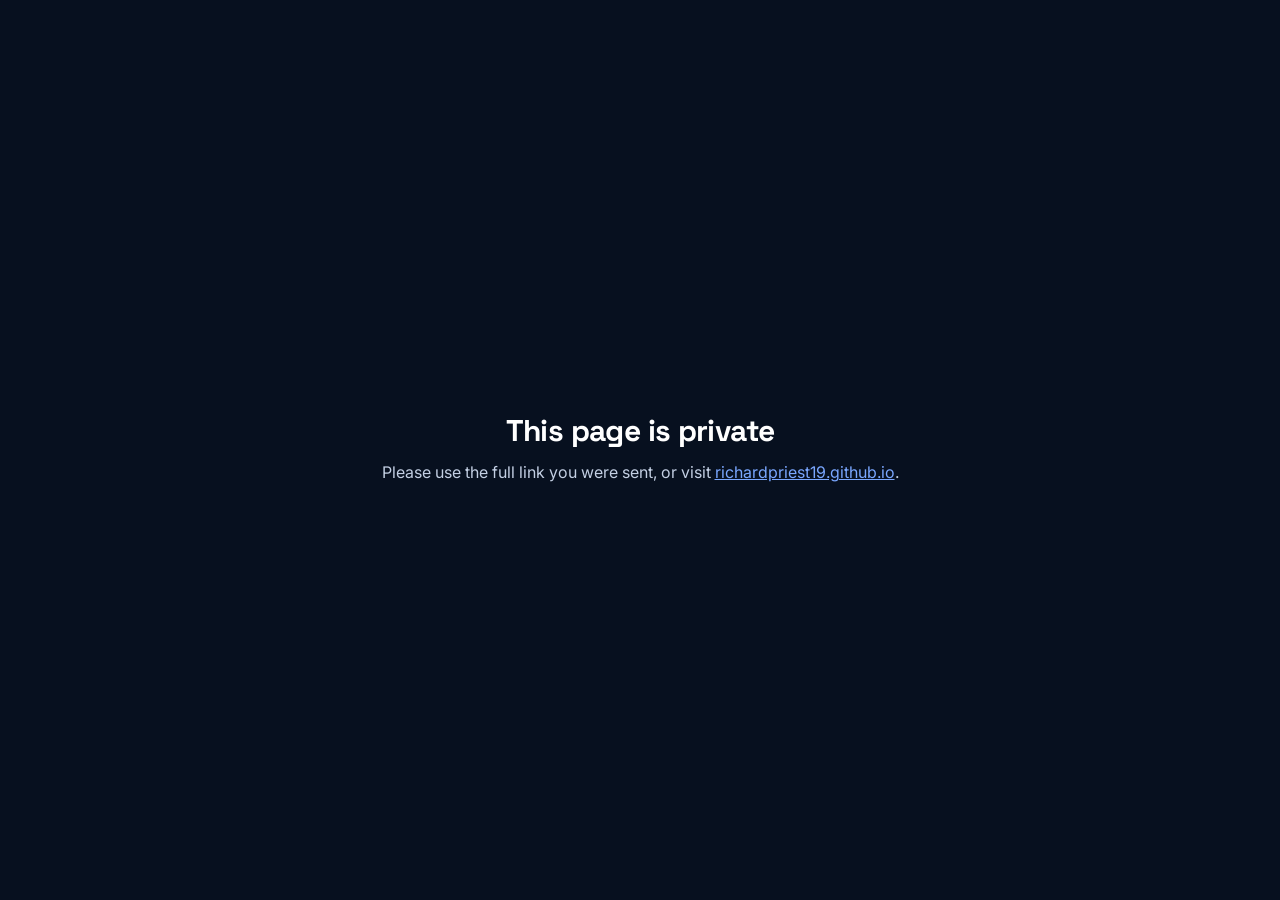
<file: for/X8Frxoj8/index.html>
<!doctype html>
<html lang="en-GB">
<head>
  <meta charset="utf-8">
  <meta name="viewport" content="width=device-width, initial-scale=1">
  <meta name="robots" content="noindex, nofollow, noarchive">
  <meta name="referrer" content="no-referrer">
  <title>Richard Priest</title>
  <link rel="icon" href="data:image/svg+xml,%3Csvg xmlns='http://www.w3.org/2000/svg' viewBox='0 0 64 64'%3E%3Crect width='64' height='64' rx='16' fill='%233b82f6'/%3E%3Ctext x='32' y='42' font-family='Arial' font-weight='700' font-size='26' text-anchor='middle' fill='white'%3ERP%3C/text%3E%3C/svg%3E">
  <link rel="preconnect" href="https://fonts.googleapis.com">
  <link rel="preconnect" href="https://fonts.gstatic.com" crossorigin>
  <link href="https://fonts.googleapis.com/css2?family=Inter:wght@400;500;600;700&family=Space+Grotesk:wght@500;600;700&display=swap" rel="stylesheet">
  <link rel="stylesheet" href="/css/site.css">
  <style>
    .emp-hero { padding: 140px 0 70px; }
    .emp-hero .kicker { color: var(--accent-light); }
    .emp-hero h1 { margin-top: 14px; font-size: clamp(36px, 4.6vw, 60px); }
    .emp-hero h1 span { display: block; margin-top: 8px; font-size: .55em; color: #9fb3d4; font-weight: 600; }
    .emp-hero p.intro { margin-top: 22px; max-width: 760px; font-size: clamp(17px, 1.5vw, 20px); color: #c3cfe3; line-height: 1.6; }
    .emp-hero .hero-actions { margin-top: 30px; }
    .built { display: flex; gap: 22px; align-items: flex-start; padding: 30px 32px; border-radius: 22px; background: #fff; border: 1px solid var(--line); box-shadow: var(--shadow); }
    .built .ico { flex: none; width: 54px; height: 54px; border-radius: 15px; display: grid; place-items: center; background: #e8f0ff; color: var(--accent); }
    .built .ico svg { width: 26px; height: 26px; }
    .built h3 { font-size: 22px; }
    .built p { margin-top: 8px; font-size: 16.5px; color: #364156; line-height: 1.6; }
    .case-stack { display: grid; gap: 26px; }
    .challenge-grid.two-by-two { grid-template-columns: repeat(2, 1fr); }
    @media (max-width: 640px) { .challenge-grid.two-by-two { grid-template-columns: 1fr; } }
    .locked { min-height: 100vh; display: grid; place-items: center; padding: 24px; text-align: center; color: #c3cfe3; background: var(--navy); }
    .locked h1 { color: #fff; font-size: 30px; }
    .locked p { margin-top: 12px; }
    .locked a { color: var(--accent-light); }
    @media (max-width: 600px) { .built { flex-direction: column; padding: 24px 20px; } .emp-hero { padding: 120px 0 56px; } }
  </style>
</head>
<body>
  <div id="app"></div>
  <!-- CV DOWNLOAD MODAL -->
  <div class="modal" id="cv-modal" hidden role="dialog" aria-modal="true" aria-labelledby="cv-title">
    <div class="modal-backdrop" data-close-modal></div>
    <div class="modal-dialog">
      <button class="modal-close" type="button" data-close-modal aria-label="Close"><svg viewBox="0 0 24 24" fill="none" stroke="currentColor" stroke-width="2"><path d="M6 6l12 12M18 6 6 18"/></svg></button>
      <div class="cv-form-view">
        <h2 id="cv-title">Download my CV</h2>
        <p class="intro">Please tell me who you are — it helps me follow up with the right information. Your download starts straight away.</p>
        <form class="form" id="cv-form" novalidate>
          <div class="form-error" role="alert" hidden></div>
          <div class="form-row">
            <div class="field"><label for="cv-name">Full name</label><input id="cv-name" name="name" autocomplete="name" required></div>
            <div class="field"><label for="cv-email">Work email</label><input id="cv-email" name="email" type="email" autocomplete="email" required></div>
          </div>
          <div class="form-row">
            <div class="field"><label for="cv-org">Organisation</label><input id="cv-org" name="organisation" autocomplete="organization" required></div>
            <div class="field"><label for="cv-title-in">Job title <span class="opt">(optional)</span></label><input id="cv-title-in" name="jobTitle" autocomplete="organization-title"></div>
          </div>
          <div class="field">
            <label for="cv-reason">Reason for downloading <span class="opt">(optional)</span></label>
            <select id="cv-reason" name="reason">
              <option value="">Please choose…</option>
              <option>Recruiting for a permanent role</option>
              <option>Executive search / recruitment agency</option>
              <option>Interim or contract requirement</option>
              <option>Fractional IT Director support</option>
              <option>Networking or general interest</option>
            </select>
          </div>
          <div class="hp" aria-hidden="true"><label>Website<input name="website" tabindex="-1" autocomplete="off"></label></div>
          <label class="check"><input type="checkbox" name="consent">I am happy for Richard to keep a record of these details and contact me about my enquiry.</label>
          <button class="btn btn-dark" type="submit" data-label="Download CV">Download CV</button>
          <p class="privacy-note">Your details are used only to record who has requested the CV. They are never shared or sold.</p>
        </form>
      </div>
      <div class="cv-done-view success" hidden>
        <div class="success-icon"><svg viewBox="0 0 24 24" fill="none" stroke="currentColor" stroke-width="2.5"><path d="m5 12 5 5L20 7"/></svg></div>
        <h2>Thank you, <span class="cv-first-name"></span>.</h2>
        <p>Your download of <strong>Richard_Priest_CV.docx</strong> has started. If it did not, you can <button type="button" data-cv-again style="background:none;border:0;padding:0;color:var(--brand);font-weight:600;text-decoration:underline">request it again</button>.</p>
        <a class="btn btn-outline" href="/contact">Get in touch</a>
      </div>
    </div>
  </div>


  <script src="/js/site-config.js"></script>
  <script src="/js/data.js"></script>
  <script>
  (async function () {
    const PAYLOAD = {"enc":{"iv":"4g6X9WIIIlwKjRFH","ct":"EdRhMoB6mbjfvcqH28HKG/gm0AV8qsMpJfZjACCB0af2i7AsmpqPpzZejrXSNNbyOdLEZAe+Iue+OL6sInLSwWiV5cPCaQv/WQWWyP3V3VFlElqFiCKdSw4YZvfIeDnTd7MDk6iGhKo3jJW/I6lh4pxxqBYzbug2a7pngh9oquXKjENNvj5+z5RTcCR026g4YbmVJ/D7dv67CWfLAm0KcK6Pt3eEspBITsBFWFK5vW5Cjp9EVMf3dgVYyXLv0dHIb8sTXPwvM6KDTsUtBXghWYlr5z+Qf/t6Lj03aCi24ykgf2l25UUGGU/ihYcBM1fAihloE4v/x+1pAVLBc809nrwm0c8fsuNw/gcpPNVoCwfZ07QXBsL+0COXk1tYK1Mmy7facfFiHPtx1ASd/hcgfsTIlA3p1LGFATxEq2PzQlNtMN+ydeOaHDQohmmUDqElPjScyi7459KbznikIY8VLvLDCDi6Q8CQHVkQrbJSrBztc6XQYu/C6x7rCKuZTE5A33iquEkgMvr+Q456ynKa0yL1bli1KebOYtbSbA+QQhvCAa7hzXEWMJZzUkjihjrFa6Ijv5zWlHCjBEWEaZxtGOrNNLXEymxBLSyfjjJrBsumLJicGtMzklFI2AYEQKMdOLJopz3MX/4zUecX5rLjYVCzse924TNw++YQQI8n8Bk8RZhcGtgTDjfFZ/FxF4gv/U8cPAFsgFmG9owe+oOQz8vVjT5WUUORkWO5Yn0FpRhkJEqpBFWrvPGy+2yr/u5CJK5CGy8ExPULGqOMDb/9rcf1HFn+/W1IzX/SkBzH9FeXsysRe09pCZjKrjZyvNG5TOfqwDLtTOKT2GSWv+MJgqNIa3Xt5AqxWo4JGmbIe4a8GsS6GMv35/HnsoTPy2Uf+S2C176uyDVa8SxaFiLGXbnKhymEVEuXCPm4fTzsx7rNQUYeUsuRzEHu3q7NF8HnbMkOfJyk8bpSSFUw0Bq/HmukdyW+PoM7UY/HC9Lo+OE7/6FpW06bgCPBQZ6dd8Kxu0fy9tIEQQcrnNW4aszD/gqrT8P0P3FUJmEyn6oTDOcqplkec5D35XyVl5/UqhJ55pzOC/7GSU/8s2MAHrw94s0TA+n0FyQmJu3eVOIlP2J2gesBMaRuQgSt+5vccYAcbTQDV+y//tqHUtbPSTYSEyesoTbTFtAscj3rk2K38yDXcmxJrNe36HOdsoP4XpM+ZEUO7zgWHoQNb5STcRM57LwEeVt8lceNt/wgoSlmYtOOD45er1XPHJjvRFPbjQGmD4GUJkH9h7ONbz9UytqS7J/w3GXIXQR7PFZxWD3Xkd2s1KK2XEGVS3q5TJFYEfRk3UetKPuuUkTkm6TG8Fjhq+Ta2EkFmcz19vHtPGiGkEZ1s0jRmzddeu/FxYSErl+2hPLK8etTOzhQ232MnrYwaINFBlXAolBg4O/us74fuS27a4BHnxB3KL6rzLjvKqr6qhNvgFH8+mEbcykritPyOoVP1ZMYrFLQYqq9n5qVc05rP9bRuJSb2IVaiYpQz9f+Cr8BSmpAtmi7nXvuMvmM3LDpSUZIhCPWXYVaW6+NoQ7v/eJwmO4Aex3s7elVyJ7U3YnpX6VyIMnN6vEc22OQAVYxLKREldyPtV03pkmOHsJEhlKTXVlph4EonclAHdnFI0KJFpySymPubl+HJ/AK973SK/JleP/eTzsG8QdDN/UJa1xq8TP7cUPZ3QaHzwRY3wyrjZmz2Swekso/IVkB1iiTSlJ6DqZlY1rdeYuTR10CH8mYfoIM74LEZ9VlAw9k0lBJK0fCb0oHlbjuymkTJvWlWkNJKigXz+xArIHaHTLiBbt+S4xoSXZctx5J2T0j/2057q2hebWQ/SFEcIKq16kaU5MtgicfEYooYu/[base64]/Hzx19DXuBwBjTfpYca6nUB96dl0vSTR9UeSKUYX1A2NpebzPbcxUkH9NWZi2e9+7nOXQmSxcC4o0YkOLOEm4j10EwdYGphaCMhdj6WZZBdRDrYJ33BjeFHaZeet+02ncwIxidqOrk9gglmNJg3OKn2dONioIEEpD5cd7ih8H/KaYa0b45HNfRJ3OM7VaGzOKzM2CLZVI3CbS2VG/BoanX7ZEO2yOhZCWEKsWIZXGrviO184pwjBEj0yKfcLakl4KT1QSIwo7kXGQg+RtDdbLWzGY9q/sk5gE3qlaQCGAkt8mEeSWxyy8Y+tyY2y7p22yo+Q/n9b+JoszmelJO45BsmbcciOWcpF1bOp3DXgHiQdXCx2QXn/G2hgNHE4upGLuJwBrL5Eqpy+XtYUy/Zsc0QY0KR/DVErUkrLirdfsoyEaso8kG2t/7+FRlPmPXJTdLxRLRJ59xND0pNM0dfqWF6Hxrj7xEaj8sH0YkGRgcfvzVzeq2s9r0vBUVxahmn7xH1JZI5KI62hw7m30ptQOKaoMvhh/9JjN+Hx5xnd+cZEa/twiBNXJm9djOIyiuW7WKLWe+gqWApOykT5zczWx5j/tDbR+byaFxraDStUQdd48TrnyN0vhO532LAkhAGXooWOIpzLNbzjEBgovmDqKmlnUxR8DXjrVxtrb7qYzzo2mocagp74FlCxtsWrwTTQf1br//hnW2DBUBSdnmvxeK0+sM+slcfd8MXtHvSqrkjwiGFLs9VLhnHRmATM21oE0LoKRR9ycRx3+ZeB94T6IJYYY/lkF9s7tVllJfnsQas01Cpz7HxuI2k5y1x0vjV2mtRljm27WineOBCbEQTCtsOattrxPCP1ono0hfYdrvEsJ6Z9c0Ds+60l7qoCn0FioeM6VIjbxdrLVytR8CW8wvuYwwCs/KxsPCmQXlerrt4FQucZDvng+dWxdCGrYYAUOCUjlQCpYfO/DR4ABWbgxlxRX/vyHmaei24Qot+J7DFcRCBfdAy5IFw+O1yhHJfTzmrLg6SlB4vxhjRCjWDxdrJwrZDD/UaH/LsWSkEtlKFpeU7goDH4YClbl5yj2tNUSAJeVJmL2LQyiEr5MsijKIZh94oRtLnqmWsZ+GQKcso0RCp4S7da4+PrWyg112P16cwIRSIocZBrQVY1QWq2s5h+6fVznwfZ9pkqqwpZ1d4KhzL2e4PqQ85Xl8gLtCX97k/iYzLLaeI0WlJPGdz4kD2jec380s/CEdDzJncB00gZPhhyVkFPn8GIM0RUxMG4En48RmTdtsyA6sfOcZOa1J/XV07uuFYfxTUu5I591t5A3t6yLQkIhBJ/8aIQq3E6jBaH6DGhOnC4XgrpHc/AkHcrF2nhQ+gtSLuHUWmjUE/sfIo1h/TK0gjxpagTJ8apPeIvjZmOgHN/vGM5q6IKW+FZTddCrhW/R5TxeVwOK9hK6MnCu4YqrZB/2BAKX3KbOVbWxWTumk3PTEBsRVLhNtFMcp2cte2IFTjBQWEBVdlkMv2I2LLU7o4rgwRppedhRhlXINYRZC0cY/1Ax+niWlo7w/MOmPoEmAO/XCR9SPZJOpymMrABK+4c0CK3aaXHNl0SSzqOzdezGeVB5fzC/Ir91SSIw+61iZkLvZUTMBPUUPTCLMwuRAIq+GGPwIm0/WsIADqdK4xwije96ssIz6dJrnrJykiQR57yeaFeFelljLrdaRMTjmOKZ02PXXXCnBNdhgyjmnh/8nXm4AvkKV2Xws1BRRVRAf21YVlQwtfMVkVnvk0pXiGdoT2EqwoWM4kZKNMIIVHTtLQy1I7eBo/wCmUR0AdFJ6HoBoahDSCCutET1bvGqQBcbhUrq+VU/UbXMGU7ZXVIPRcXAcJUfjvq3/dkNV3HLr8Eh45xRrNInL7XcZqXhU7dl8139O2MSvH0pNnzDCyUOK3Vkm64WMkR0q1e9kbOWPhMiPtJCONT4jSMnacT1E2pMBpLJ0kdCKiXnjSQeobjlPi9o7AVan3lXEczmLhTzz4Gh2SN5KBFaUOSH9Pvt+c7PW9qZyUNVGRzw/G/OknPLFWqqpneYbD8MYRfneGZ5ux5SSO1PgX00IUWaDGs2whiuWb/z/b8UDw5XsyyFS2WPcWTvEM5aTbpZdgDezO+o63ruVBA4n6r63cM95yOt3DUKcpX/VjqzHt4YQ9cAtI1TPUQHjfetj4/mvd7M0NLCphJTVsL4bJIAiuQgeX3+J5XcaRw/0Rg="}};
    const app = document.getElementById('app');
    const esc = s => String(s ?? '').replace(/[&<>"']/g, c => ({ '&': '&amp;', '<': '&lt;', '>': '&gt;', '"': '&quot;', "'": '&#39;' }[c]));
    const b64 = s => Uint8Array.from(atob(s.replace(/-/g, '+').replace(/_/g, '/')), c => c.charCodeAt(0));

    function locked() {
      app.innerHTML = `<div class="locked"><div><h1>This page is private</h1><p>Please use the full link you were sent, or visit <a href="/">richardpriest19.github.io</a>.</p></div></div>`;
    }

    let data = PAYLOAD && PAYLOAD.plain;
    if (!data && PAYLOAD && PAYLOAD.enc) {
      try {
        const k = new URLSearchParams(location.hash.slice(1)).get('k');
        const key = await crypto.subtle.importKey('raw', b64(k), 'AES-GCM', false, ['decrypt']);
        const pt = await crypto.subtle.decrypt({ name: 'AES-GCM', iv: b64(PAYLOAD.enc.iv) }, key, b64(PAYLOAD.enc.ct));
        data = JSON.parse(new TextDecoder().decode(pt));
      } catch { return locked(); }
    }
    if (!data) return locked();

    document.title = `${data.title} — Richard Priest`;
    const cases = (data.caseOrder || []).map(id => (window.CASE_STUDIES || []).find(c => c.id === id)).filter(Boolean);
    const ARROW = '<svg viewBox="0 0 24 24" fill="none" stroke="currentColor" stroke-width="2"><path d="M5 12h14m-6-6 6 6-6 6"/></svg>';
    const DOWN = '<svg viewBox="0 0 24 24" fill="none" stroke="currentColor" stroke-width="2"><path d="M12 3v12m0 0-5-5m5 5 5-5M4 21h16"/></svg>';

    app.innerHTML = `
      <header class="site-header solid">
        <nav class="nav wrap" aria-label="Main">
          <a class="logo" href="/"><span class="logo-mark">RP</span><span>Richard Priest<small>CIO · IT Director</small></span></a>
          <ul class="nav-links" style="opacity:1;transform:none;pointer-events:auto;position:static;flex-direction:row;padding:0;background:none">
            <li><button class="btn btn-primary" type="button" data-open-cv>Download CV</button></li>
          </ul>
        </nav>
      </header>
      <main>
        <section class="page-hero emp-hero">
          <div class="hero-bg" aria-hidden="true"><span class="blob b1"></span><span class="blob b2"></span></div>
          <div class="hero-grid-lines" aria-hidden="true"></div>
          <div class="wrap">
            <p class="kicker">${esc(data.title)}</p>
            <h1>Richard Priest<span>${esc(data.role)}</span></h1>
            <p class="intro">${esc(data.intro)}</p>
            <div class="hero-actions">
              <button class="btn btn-primary" type="button" data-open-cv>${DOWN}Download my CV</button>
              <a class="btn btn-ghost" href="/contact">Start a conversation ${ARROW}</a>
            </div>
          </div>
        </section>

        ${data.why && data.why.length ? `
        <section class="section">
          <div class="wrap">
            <div class="section-head"><p class="kicker">${esc(data.whyTitle || 'Why this role')}</p></div>
            <div class="challenge-grid ${data.why.length === 4 ? 'two-by-two' : ''}">${data.why.map((w, i) => `
              <article class="challenge"><span class="challenge-no">0${i + 1}</span><h3>${esc(w.title)}</h3><p class="challenge-what" style="margin-bottom:0">${esc(w.text)}</p></article>`).join('')}
            </div>
          </div>
        </section>` : ''}

        ${data.plan && data.plan.length ? `
        <section class="section alt" style="padding-top:70px;padding-bottom:70px">
          <div class="wrap">
            <div class="roadmap">
              <div class="roadmap-head"><h3>${esc(data.planTitle || 'How I would start')}</h3></div>
              <ol class="roadmap-steps">${data.plan.map(p => `
                <li><span class="roadmap-year">${esc(p.when)}</span><b>${esc(p.title)}</b><span>${esc(p.text)}</span></li>`).join('')}
              </ol>
            </div>
            ${data.built ? `
            <div class="built" style="margin-top:26px">
              <span class="ico"><svg viewBox="0 0 24 24" fill="none" stroke="currentColor" stroke-width="2"><path d="m14.7 6.3 3 3M4 20l4.5-1 10-10a2.1 2.1 0 0 0-3-3l-10 10z"/></svg></span>
              <div><h3>${esc(data.builtTitle || 'Already hands-on')}</h3><p>${esc(data.built)}</p></div>
            </div>` : ''}
          </div>
        </section>` : ''}

        ${cases.length ? `
        <section class="section">
          <div class="wrap">
            <div class="section-head"><p class="kicker">Most relevant case studies</p><h2>Hands-on, at pace.</h2></div>
            <div class="case-stack">${cases.map(c => `
              <article class="case">
                <div class="case-main">
                  <div class="case-meta"><span class="case-chip">${esc(c.when)}</span><span class="case-chip pace">${esc(c.pace)}</span></div>
                  <h3>${esc(c.system)}<span>${esc(c.org)}</span></h3>
                  <p class="case-label">The situation</p><p class="case-situation">${esc(c.situation)}</p>
                  <p class="case-label">What I did</p><ul class="case-did">${c.did.map(d => `<li>${esc(d)}</li>`).join('')}</ul>
                  ${c.followUp ? `<div class="case-followup"><b>Applied again</b>${esc(c.followUp)}</div>` : ''}
                  <p class="case-label">Who was involved</p><div class="case-people">${c.people.map(p => `<span>${esc(p)}</span>`).join('')}</div>
                </div>
                <aside class="case-side">
                  <img src="/${esc(c.image)}" alt="" loading="lazy">
                  <div class="case-results">${c.results.map(r => `<div class="case-result"><b>${esc(r.value)}</b><span>${esc(r.label)}</span></div>`).join('')}</div>
                  ${c.voice ? `<blockquote class="case-voice">${esc(c.voice)}</blockquote>` : ''}
                </aside>
              </article>`).join('')}
            </div>
          </div>
        </section>` : ''}

        <section class="section" style="padding-top:0">
          <div class="wrap">
            <div class="cta">
              <div><h2>Let's talk.</h2><p>I would welcome the chance to discuss the role. My full career, approach and every case study are on my website.</p></div>
              <div class="cta-actions">
                <a class="btn btn-primary" href="/contact">Get in touch ${ARROW}</a>
                <a class="btn btn-ghost" href="/">See the full website</a>
              </div>
            </div>
          </div>
        </section>
      </main>
      <footer class="site-footer"><div class="wrap"><div class="footer-note" style="margin-top:0;border-top:0;padding-top:0"><span>© <span data-year></span> Richard Priest · RichardPriest19@gmail.com</span><span>Prepared personally for ${esc(data.org)}.</span></div></div></footer>`;
    // Load the shared site behaviour (CV dialog, back-to-top) only now the page content exists.
    const s = document.createElement('script'); s.src = '/js/common.js'; document.body.appendChild(s);
  })();
  </script>
</body>
</html>
</file>
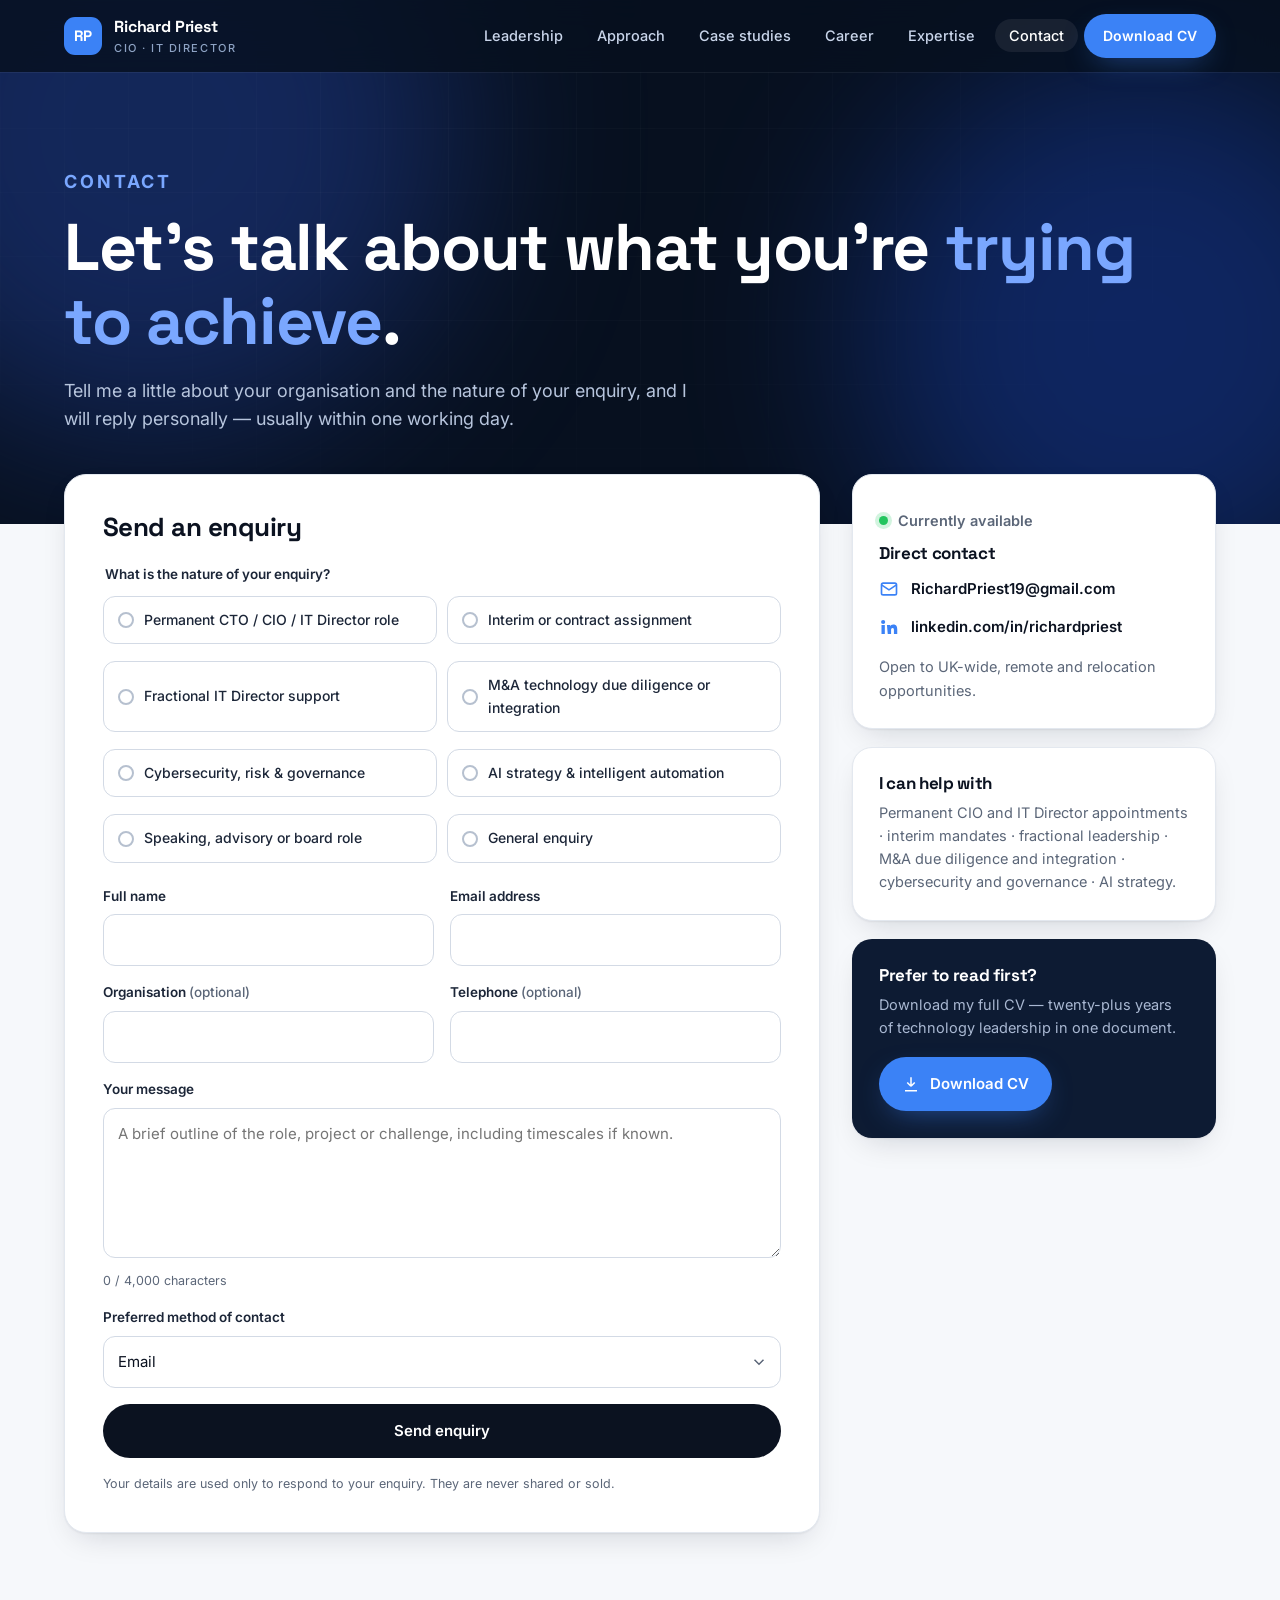
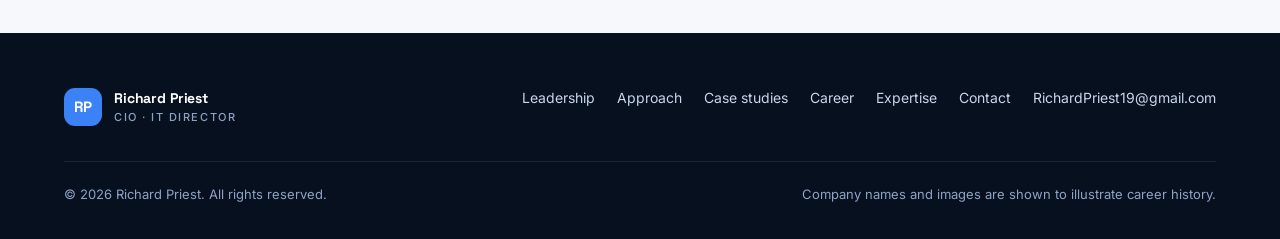
<file: contact.html>
<!doctype html>
<html lang="en-GB">
<head>
  <meta charset="utf-8">
  <meta name="viewport" content="width=device-width, initial-scale=1">
  <title>Contact Richard Priest</title>
  <meta name="description" content="Get in touch with Richard Priest about permanent CIO and IT Director roles, interim assignments, fractional support or M&A technology integration.">
  <meta name="theme-color" content="#07101f">
  <link rel="icon" href="data:image/svg+xml,%3Csvg xmlns='http://www.w3.org/2000/svg' viewBox='0 0 64 64'%3E%3Crect width='64' height='64' rx='16' fill='%233b82f6'/%3E%3Ctext x='32' y='42' font-family='Arial' font-weight='700' font-size='26' text-anchor='middle' fill='white'%3ERP%3C/text%3E%3C/svg%3E">
  <link rel="preconnect" href="https://fonts.googleapis.com">
  <link rel="preconnect" href="https://fonts.gstatic.com" crossorigin>
  <link href="https://fonts.googleapis.com/css2?family=Inter:wght@400;500;600;700&family=Space+Grotesk:wght@500;600;700&display=swap" rel="stylesheet">
  <link rel="stylesheet" href="css/site.css">
</head>
<body>
  <a class="sr-only" href="#main">Skip to content</a>

  <header class="site-header solid">
    <nav class="nav wrap" aria-label="Main">
      <a class="logo" href="/">
        <span class="logo-mark">RP</span>
        <span>Richard Priest<small>CIO · IT Director</small></span>
      </a>
      <button class="nav-toggle" type="button" aria-expanded="false" aria-controls="nav-links" aria-label="Open menu">
        <svg viewBox="0 0 24 24" fill="none" stroke="currentColor" stroke-width="2"><path d="M4 7h16M4 12h16M4 17h16"/></svg>
      </button>
      <ul class="nav-links" id="nav-links">
        <li><a href="/#leadership">Leadership</a></li>
        <li><a href="/#approach">Approach</a></li>
        <li><a href="/#case-studies">Case studies</a></li>
        <li><a href="/#career">Career</a></li>
        <li><a href="/#expertise">Expertise</a></li>
        <li><a href="/contact" aria-current="page">Contact</a></li>
        <li><button class="btn btn-primary" type="button" data-open-cv>Download CV</button></li>
      </ul>
    </nav>
  </header>

  <main id="main">
    <section class="page-hero">
      <div class="hero-bg" aria-hidden="true"><span class="blob b1"></span><span class="blob b2"></span></div>
      <div class="hero-grid-lines" aria-hidden="true"></div>
      <div class="wrap">
        <p class="kicker" style="color:var(--accent-light)">Contact</p>
        <h1 class="reveal">Let's talk about what you're <span class="grad-text">trying to achieve</span>.</h1>
        <p class="reveal d1">Tell me a little about your organisation and the nature of your enquiry, and I will reply personally — usually within one working day.</p>
      </div>
    </section>

    <div class="wrap contact-layout">
      <div class="panel reveal">
        <div id="enquiry-form-view">
          <h2 style="font-size:26px">Send an enquiry</h2>
          <form class="form" id="enquiry-form" novalidate>
            <div class="form-error" role="alert" hidden></div>

            <fieldset class="nature-grid field" id="nature-group">
              <legend>What is the nature of your enquiry?</legend>
            </fieldset>

            <div class="form-row">
              <div class="field"><label for="f-name">Full name</label><input id="f-name" name="name" autocomplete="name" required></div>
              <div class="field"><label for="f-email">Email address</label><input id="f-email" name="email" type="email" autocomplete="email" required></div>
            </div>
            <div class="form-row">
              <div class="field"><label for="f-org">Organisation <span class="opt">(optional)</span></label><input id="f-org" name="organisation" autocomplete="organization"></div>
              <div class="field"><label for="f-phone">Telephone <span class="opt">(optional)</span></label><input id="f-phone" name="phone" type="tel" autocomplete="tel"></div>
            </div>
            <div class="field">
              <label for="f-message">Your message</label>
              <textarea id="f-message" name="message" required placeholder="A brief outline of the role, project or challenge, including timescales if known."></textarea>
              <p class="hint"><span id="char-count">0</span> / 4,000 characters</p>
            </div>
            <div class="field">
              <label for="f-pref">Preferred method of contact</label>
              <select id="f-pref" name="preferredContact">
                <option>Email</option>
                <option>Telephone</option>
                <option>Video call</option>
              </select>
            </div>
            <div class="hp" aria-hidden="true"><label>Website<input name="website" tabindex="-1" autocomplete="off"></label></div>
            <button class="btn btn-dark" type="submit" data-label="Send enquiry">Send enquiry</button>
            <p class="privacy-note">Your details are used only to respond to your enquiry. They are never shared or sold.</p>
          </form>
        </div>

        <div class="success" id="enquiry-done" hidden tabindex="-1">
          <div class="success-icon"><svg viewBox="0 0 24 24" fill="none" stroke="currentColor" stroke-width="2.5"><path d="m5 12 5 5L20 7"/></svg></div>
          <h2>Thank you — your enquiry has been received.</h2>
          <p>I will be in touch shortly. If you would also like to send it by email — so you keep a copy in your sent items — it is ready to go, pre-filled, in your email app.</p>
          <a class="btn btn-outline" id="mailto-copy" href="#">
            <svg viewBox="0 0 24 24" fill="none" stroke="currentColor" stroke-width="2"><rect x="3" y="5" width="18" height="14" rx="2"/><path d="m3 7 9 6 9-6"/></svg>
            Also send by email
          </a>
        </div>
      </div>

      <aside class="contact-side">
        <div class="side-card reveal d1">
          <p class="availability"><i></i>Currently available</p>
          <h3 style="margin-top:12px">Direct contact</h3>
          <a class="line" href="mailto:RichardPriest19@gmail.com"><svg viewBox="0 0 24 24" fill="none" stroke="currentColor" stroke-width="2"><rect x="3" y="5" width="18" height="14" rx="2"/><path d="m3 7 9 6 9-6"/></svg>RichardPriest19@gmail.com</a>
          <a class="line" href="https://www.linkedin.com/in/richardpriest" target="_blank" rel="noopener"><svg viewBox="0 0 24 24" fill="currentColor"><path d="M4.98 3.5a2.5 2.5 0 1 1 0 5 2.5 2.5 0 0 1 0-5zM3 9.5h4v11H3zm6.5 0h3.8v1.6h.06c.53-1 1.83-2.06 3.77-2.06 4.03 0 4.77 2.65 4.77 6.1v5.36h-4v-4.75c0-1.13-.02-2.59-1.58-2.59-1.58 0-1.82 1.24-1.82 2.5v4.84h-4z"/></svg>linkedin.com/in/richardpriest</a>
          <p style="margin-top:16px">Open to UK-wide, remote and relocation opportunities.</p>
        </div>
        <div class="side-card reveal d2">
          <h3>I can help with</h3>
          <p>Permanent CIO and IT Director appointments · interim mandates · fractional leadership · M&amp;A due diligence and integration · cybersecurity and governance · AI strategy.</p>
        </div>
        <div class="side-card dark reveal d3">
          <h3>Prefer to read first?</h3>
          <p>Download my full CV — twenty-plus years of technology leadership in one document.</p>
          <button class="btn btn-primary" type="button" data-open-cv><svg viewBox="0 0 24 24" fill="none" stroke="currentColor" stroke-width="2"><path d="M12 3v12m0 0-5-5m5 5 5-5M4 21h16"/></svg>Download CV</button>
        </div>
      </aside>
    </div>
  </main>

  <footer class="site-footer">
    <div class="wrap">
      <div class="footer-grid">
        <a class="logo" href="/"><span class="logo-mark">RP</span><span>Richard Priest<small>CIO · IT Director</small></span></a>
        <div class="footer-links">
          <a href="/#leadership">Leadership</a><a href="/#approach">Approach</a><a href="/#case-studies">Case studies</a><a href="/#career">Career</a><a href="/#expertise">Expertise</a>
          <a href="/contact">Contact</a><a href="mailto:RichardPriest19@gmail.com">RichardPriest19@gmail.com</a>
        </div>
      </div>
      <div class="footer-note"><span>© <span data-year></span> Richard Priest. All rights reserved.</span><span>Company names and images are shown to illustrate career history.</span></div>
    </div>
  </footer>

  <!-- CV DOWNLOAD MODAL -->
  <div class="modal" id="cv-modal" hidden role="dialog" aria-modal="true" aria-labelledby="cv-title">
    <div class="modal-backdrop" data-close-modal></div>
    <div class="modal-dialog">
      <button class="modal-close" type="button" data-close-modal aria-label="Close"><svg viewBox="0 0 24 24" fill="none" stroke="currentColor" stroke-width="2"><path d="M6 6l12 12M18 6 6 18"/></svg></button>
      <div class="cv-form-view">
        <h2 id="cv-title">Download my CV</h2>
        <p class="intro">Please tell me who you are — it helps me follow up with the right information. Your download starts straight away.</p>
        <form class="form" id="cv-form" novalidate>
          <div class="form-error" role="alert" hidden></div>
          <div class="form-row">
            <div class="field"><label for="cv-name">Full name</label><input id="cv-name" name="name" autocomplete="name" required></div>
            <div class="field"><label for="cv-email">Work email</label><input id="cv-email" name="email" type="email" autocomplete="email" required></div>
          </div>
          <div class="form-row">
            <div class="field"><label for="cv-org">Organisation</label><input id="cv-org" name="organisation" autocomplete="organization" required></div>
            <div class="field"><label for="cv-title-in">Job title <span class="opt">(optional)</span></label><input id="cv-title-in" name="jobTitle" autocomplete="organization-title"></div>
          </div>
          <div class="field">
            <label for="cv-reason">Reason for downloading <span class="opt">(optional)</span></label>
            <select id="cv-reason" name="reason">
              <option value="">Please choose…</option>
              <option>Recruiting for a permanent role</option>
              <option>Executive search / recruitment agency</option>
              <option>Interim or contract requirement</option>
              <option>Fractional IT Director support</option>
              <option>Networking or general interest</option>
            </select>
          </div>
          <div class="hp" aria-hidden="true"><label>Website<input name="website" tabindex="-1" autocomplete="off"></label></div>
          <label class="check"><input type="checkbox" name="consent">I am happy for Richard to keep a record of these details and contact me about my enquiry.</label>
          <button class="btn btn-dark" type="submit" data-label="Download CV">Download CV</button>
          <p class="privacy-note">Your details are used only to record who has requested the CV. They are never shared or sold.</p>
        </form>
      </div>
      <div class="cv-done-view success" hidden>
        <div class="success-icon"><svg viewBox="0 0 24 24" fill="none" stroke="currentColor" stroke-width="2.5"><path d="m5 12 5 5L20 7"/></svg></div>
        <h2>Thank you, <span class="cv-first-name"></span>.</h2>
        <p>Your download of <strong>Richard_Priest_CV.docx</strong> has started. If it did not, you can <button type="button" data-cv-again style="background:none;border:0;padding:0;color:var(--brand);font-weight:600;text-decoration:underline">request it again</button>.</p>
        <button class="btn btn-outline" type="button" data-close-modal>Close</button>
      </div>
    </div>
  </div>

  <script src="js/site-config.js"></script>
  <script src="js/enquiry-types.js"></script>
  <script src="js/common.js"></script>
  <script src="js/contact.js"></script>
</body>
</html>
</file>
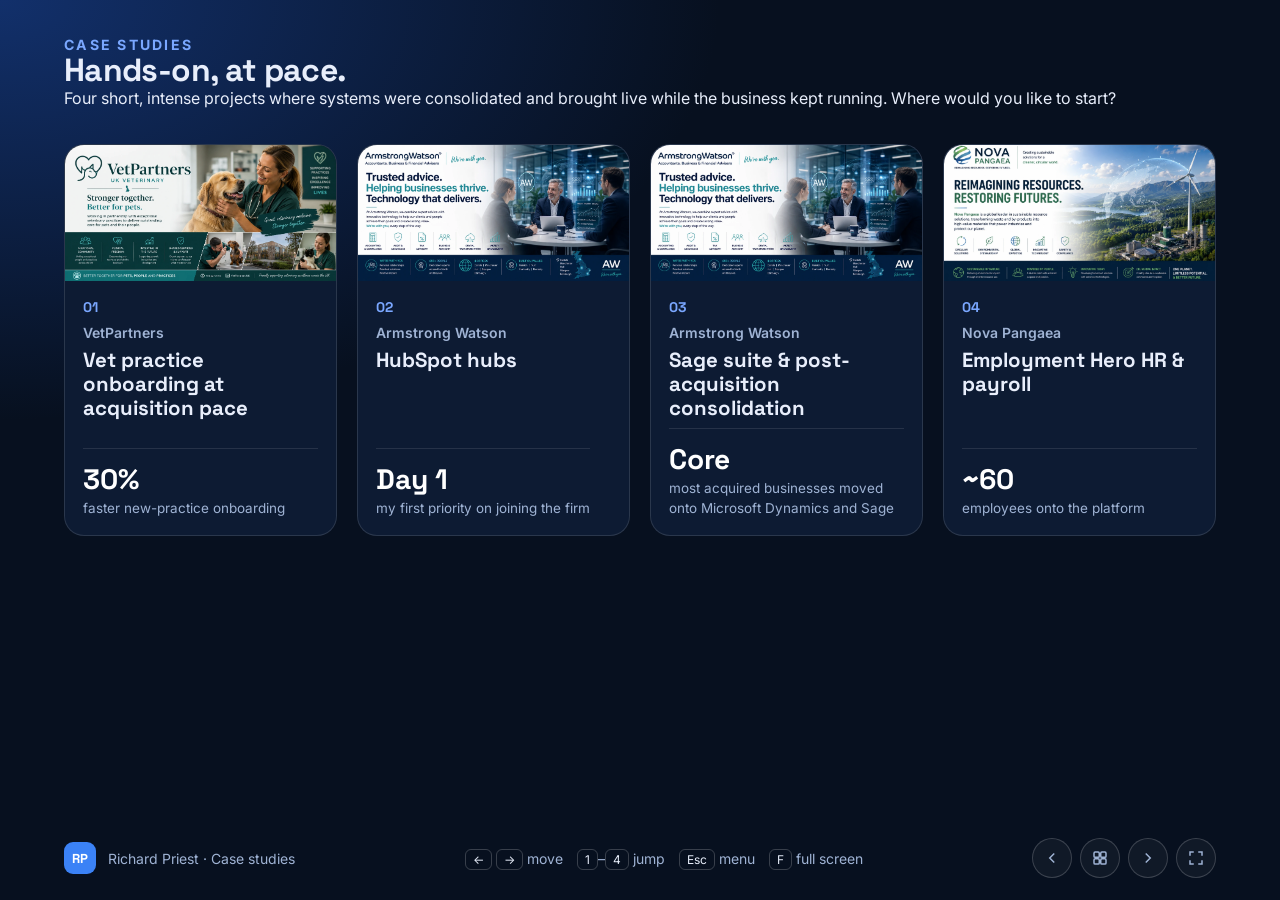
<file: present.html>
<!doctype html>
<html lang="en-GB">
<head>
  <meta charset="utf-8">
  <meta name="viewport" content="width=device-width, initial-scale=1">
  <meta name="robots" content="noindex, nofollow">
  <title>Case Studies — Richard Priest</title>
  <link rel="icon" href="data:image/svg+xml,%3Csvg xmlns='http://www.w3.org/2000/svg' viewBox='0 0 64 64'%3E%3Crect width='64' height='64' rx='16' fill='%233b82f6'/%3E%3Ctext x='32' y='42' font-family='Arial' font-weight='700' font-size='26' text-anchor='middle' fill='white'%3ERP%3C/text%3E%3C/svg%3E">
  <link rel="preconnect" href="https://fonts.googleapis.com">
  <link rel="preconnect" href="https://fonts.gstatic.com" crossorigin>
  <link href="https://fonts.googleapis.com/css2?family=Inter:wght@400;500;600;700&family=Space+Grotesk:wght@500;600;700&display=swap" rel="stylesheet">
  <style>
    :root {
      --navy: #07101f; --navy-2: #0d1b33; --navy-3: #13264a;
      --accent: #3b82f6; --accent-light: #7aa7ff;
      --text: #e8eefb; --muted: #9fb3d4;
      --head: "Space Grotesk", "Segoe UI", system-ui, sans-serif;
      --body: "Inter", "Segoe UI", system-ui, sans-serif;
    }
    * { box-sizing: border-box; }
    html, body { height: 100%; margin: 0; }
    body {
      background: radial-gradient(1200px 700px at 0% 0%, #12306b 0, transparent 60%), var(--navy);
      color: var(--text); font-family: var(--body); overflow: hidden; -webkit-font-smoothing: antialiased;
    }
    h1, h2, h3 { font-family: var(--head); margin: 0; letter-spacing: -.02em; line-height: 1.1; }
    p { margin: 0; }
    button { font: inherit; color: inherit; cursor: pointer; }
    :focus-visible { outline: 3px solid var(--accent-light); outline-offset: 3px; border-radius: 8px; }

    .stage { position: fixed; inset: 0; display: flex; flex-direction: column; padding: clamp(24px, 4vh, 48px) clamp(24px, 5vw, 80px) 0; }
    .slide { flex: 1; min-height: 0; display: flex; flex-direction: column; animation: in .35s ease both; }
    @keyframes in { from { opacity: 0; transform: translateY(10px); } }

    /* footer bar */
    .bar { display: flex; align-items: center; justify-content: space-between; gap: 20px; padding: 18px 0 22px; color: var(--muted); font-size: 14px; }
    .bar .who { display: flex; align-items: center; gap: 12px; }
    .bar .mark { width: 32px; height: 32px; border-radius: 9px; display: grid; place-items: center; background: var(--accent); color: #fff; font-family: var(--head); font-weight: 700; font-size: 13px; }
    .bar .keys { display: flex; gap: 14px; flex-wrap: wrap; justify-content: flex-end; }
    .bar kbd { font-family: var(--body); font-size: 12px; padding: 2px 7px; border-radius: 6px; border: 1px solid rgba(255,255,255,.2); color: var(--text); }
    .bar .ctrl { display: flex; gap: 8px; }
    .bar .ctrl button { width: 40px; height: 40px; border-radius: 50%; border: 1px solid rgba(255,255,255,.18); background: rgba(255,255,255,.04); display: grid; place-items: center; }
    .bar .ctrl button:hover { background: rgba(255,255,255,.1); }
    .bar .ctrl svg { width: 18px; height: 18px; }

    /* menu */
    .kicker { font-size: clamp(13px, 1.1vw, 16px); font-weight: 700; letter-spacing: .16em; text-transform: uppercase; color: var(--accent-light); }
    .menu h1 { margin-top: 12px; font-size: clamp(34px, 4.4vw, 66px); }
    .menu .lede { margin-top: 14px; font-size: clamp(16px, 1.5vw, 22px); color: var(--muted); max-width: 900px; }
    .tiles { flex: 1; min-height: 0; margin-top: clamp(20px, 4vh, 44px); display: grid; grid-template-columns: repeat(4, 1fr); gap: clamp(12px, 1.6vw, 24px); align-content: start; }
    .tile {
      position: relative; display: flex; flex-direction: column; text-align: left; overflow: hidden;
      border-radius: 20px; border: 1px solid rgba(255,255,255,.12); background: var(--navy-2); padding: 0;
      transition: transform .2s ease, border-color .2s ease;
    }
    .tile:hover, .tile:focus-visible { transform: translateY(-4px); border-color: var(--accent-light); }
    .tile img { width: 100%; aspect-ratio: 2 / 1; object-fit: cover; object-position: left center; }
    .tile .t-body { padding: clamp(14px, 1.4vw, 22px); display: flex; flex-direction: column; gap: 8px; flex: 1; }
    .tile .t-no { font-family: var(--head); font-weight: 700; color: var(--accent-light); font-size: 14px; }
    .tile .t-org { font-size: 14px; color: var(--muted); font-weight: 600; }
    .tile .t-sys { font-family: var(--head); font-size: clamp(18px, 1.6vw, 26px); font-weight: 700; line-height: 1.15; }
    .tile .t-metric { margin-top: auto; padding-top: 12px; border-top: 1px solid rgba(255,255,255,.1); }
    .tile .t-metric b { display: block; font-family: var(--head); font-size: clamp(22px, 2.2vw, 34px); color: #fff; }
    .tile .t-metric span { font-size: 13.5px; color: var(--muted); }
    .tile .done { position: absolute; top: 12px; right: 12px; padding: 5px 10px; border-radius: 99px; background: rgba(7,16,31,.8); font-size: 12px; font-weight: 700; color: #86efac; display: none; }
    .tile.visited .done { display: block; }

    /* case slides */
    .case-head { display: block; }
    /* One line; fitHeading() shrinks the size if a title is too long for the screen. */
    .case-head h2 { margin-top: 10px; font-size: clamp(30px, 3.6vw, 56px); white-space: nowrap; }
    .case-head .org { margin-top: 6px; font-size: clamp(16px, 1.4vw, 22px); color: var(--muted); font-weight: 600; }
    .chips { display: flex; flex-wrap: wrap; gap: 10px; }
    .case-head .chips { margin-top: 14px; }
    .case-head .meta { display: flex; flex-wrap: wrap; align-items: center; gap: 10px 20px; margin-top: 6px; }
    .case-head .meta .org { margin-top: 0; }
    .case-head .meta .chips { margin-top: 0; }
    .chip { padding: 8px 14px; border-radius: 99px; border: 1px solid rgba(255,255,255,.16); font-size: clamp(13px, 1vw, 16px); font-weight: 600; white-space: nowrap; }
    .chip.pace { background: rgba(59,130,246,.18); border-color: rgba(122,167,255,.4); color: #cfe0ff; }
    .steps { display: flex; gap: 6px; margin-top: clamp(16px, 2.6vh, 28px); }
    .steps span { flex: 1; height: 4px; border-radius: 4px; background: rgba(255,255,255,.12); }
    .steps span.on { background: var(--accent); }

    .body { flex: 1; min-height: 0; margin-top: clamp(18px, 3.5vh, 40px); display: grid; gap: clamp(20px, 3vw, 48px); }
    .body.two { grid-template-columns: 1.25fr .75fr; align-items: start; }
    .label { font-size: clamp(12px, .95vw, 15px); font-weight: 700; letter-spacing: .16em; text-transform: uppercase; color: var(--accent-light); margin-bottom: 12px; }
    .situation { font-size: clamp(19px, 1.85vw, 30px); line-height: 1.5; color: #dbe6f7; }
    .people { display: flex; flex-wrap: wrap; gap: 10px; }
    .people span { padding: 10px 14px; border-radius: 12px; background: rgba(255,255,255,.06); border: 1px solid rgba(255,255,255,.1); font-size: clamp(14px, 1.15vw, 18px); }
    .side img { width: 100%; border-radius: 16px; border: 1px solid rgba(255,255,255,.12); }
    .side .people { margin-top: 16px; }

    .did { list-style: none; margin: 0; padding: 0; display: grid; gap: clamp(10px, 1.8vh, 20px); }
    .did li { position: relative; padding-left: 44px; font-size: clamp(17px, 1.6vw, 26px); line-height: 1.45; color: #dbe6f7; }
    .did li::before { content: ""; position: absolute; left: 0; top: .2em; width: 28px; height: 28px; border-radius: 9px; background: rgba(59,130,246,.2) url("data:image/svg+xml,%3Csvg xmlns='http://www.w3.org/2000/svg' viewBox='0 0 24 24' fill='none' stroke='%237aa7ff' stroke-width='3' stroke-linecap='round' stroke-linejoin='round'%3E%3Cpath d='m6 12 4 4 8-8'/%3E%3C/svg%3E") center / 16px no-repeat; }
    .followup { margin-top: clamp(14px, 2.4vh, 26px); padding: 16px 20px; border-radius: 14px; background: rgba(59,130,246,.12); border-left: 4px solid var(--accent); font-size: clamp(15px, 1.3vw, 21px); line-height: 1.5; color: #dbe6f7; }
    .followup b { display: block; font-size: 12px; letter-spacing: .14em; text-transform: uppercase; color: var(--accent-light); margin-bottom: 4px; }

    .results { display: grid; grid-template-columns: repeat(4, 1fr); gap: clamp(12px, 1.4vw, 22px); }
    .result { padding: clamp(18px, 2vw, 32px); border-radius: 18px; background: var(--navy-2); border: 1px solid rgba(255,255,255,.1); }
    .result b { display: block; font-family: var(--head); font-size: clamp(30px, 3.6vw, 60px); letter-spacing: -.03em; color: #fff; }
    .result span { display: block; margin-top: 8px; font-size: clamp(14px, 1.2vw, 19px); color: var(--muted); line-height: 1.4; }
    .voice { margin: clamp(18px, 3.5vh, 40px) 0 0; font-size: clamp(18px, 1.7vw, 28px); line-height: 1.5; color: #dbe6f7; font-family: var(--head); font-weight: 500; padding-left: 24px; border-left: 4px solid var(--accent); max-width: 1200px; }

    @media (max-width: 900px) {
      body { overflow: auto; }
      .stage { position: static; min-height: 100%; padding: 20px 16px 0; }
      .tiles, .results { grid-template-columns: 1fr 1fr; }
      .body.two { grid-template-columns: 1fr; }
      .case-head { flex-direction: column; align-items: flex-start; }
      .chips { justify-content: flex-start; }
      .bar .keys { display: none; }
    }
    @media (max-width: 520px) { .tiles, .results { grid-template-columns: 1fr; } }
  </style>
</head>
<body>
  <main class="stage" aria-live="polite">
    <div class="slide" id="slide"></div>
    <footer class="bar">
      <div class="who"><span class="mark">RP</span><span>Richard Priest · Case studies</span></div>
      <div class="keys" aria-hidden="true">
        <span><kbd>←</kbd> <kbd>→</kbd> move</span><span><kbd>1</kbd>–<kbd>4</kbd> jump</span><span><kbd>Esc</kbd> menu</span><span><kbd>F</kbd> full screen</span>
      </div>
      <div class="ctrl">
        <button type="button" id="prev" aria-label="Previous"><svg viewBox="0 0 24 24" fill="none" stroke="currentColor" stroke-width="2"><path d="m15 6-6 6 6 6"/></svg></button>
        <button type="button" id="menu" aria-label="Back to menu"><svg viewBox="0 0 24 24" fill="none" stroke="currentColor" stroke-width="2"><rect x="4" y="4" width="7" height="7" rx="1.5"/><rect x="13" y="4" width="7" height="7" rx="1.5"/><rect x="4" y="13" width="7" height="7" rx="1.5"/><rect x="13" y="13" width="7" height="7" rx="1.5"/></svg></button>
        <button type="button" id="next" aria-label="Next"><svg viewBox="0 0 24 24" fill="none" stroke="currentColor" stroke-width="2"><path d="m9 6 6 6-6 6"/></svg></button>
        <button type="button" id="fs" aria-label="Full screen"><svg viewBox="0 0 24 24" fill="none" stroke="currentColor" stroke-width="2"><path d="M4 9V4h5M20 9V4h-5M4 15v5h5M20 15v5h-5"/></svg></button>
      </div>
    </footer>
  </main>

  <script src="js/data.js"></script>
  <script>
  (function () {
    const CASES = window.CASE_STUDIES || [];
    const STEPS = ['Situation', 'What I did', 'Results'];
    const esc = s => String(s).replace(/[&<>"']/g, c => ({ '&': '&amp;', '<': '&lt;', '>': '&gt;', '"': '&quot;', "'": '&#39;' }[c]));
    const slide = document.getElementById('slide');
    const visited = new Set();
    let cur = null, step = 0; // cur: index of case, or null for the menu

    function menu() {
      return `
        <p class="kicker">Case studies</p>
        <h1>Hands-on, at pace.</h1>
        <p class="lede">Four short, intense projects where systems were consolidated and brought live while the business kept running. Where would you like to start?</p>
        <div class="tiles">${CASES.map((c, i) => `
          <button class="tile ${visited.has(i) ? 'visited' : ''}" type="button" data-i="${i}">
            <span class="done">✓ Covered</span>
            <img src="${c.image}" alt="">
            <span class="t-body">
              <span class="t-no">0${i + 1}</span>
              <span class="t-org">${esc(c.org)}</span>
              <span class="t-sys">${esc(c.tab || c.system)}</span>
              <span class="t-metric"><b>${esc(c.results[0].value)}</b><span>${esc(c.results[0].label)}</span></span>
            </span>
          </button>`).join('')}
        </div>`;
    }

    function head(c, i) {
      return `
        <div class="case-head">
          <p class="kicker">Case study 0${i + 1} · ${STEPS[step]}</p>
          <h2>${esc(c.system)}</h2>
          <div class="meta"><p class="org">${esc(c.org)}</p><div class="chips"><span class="chip">${esc(c.when)}</span><span class="chip pace">${esc(c.pace)}</span></div></div>
        </div>
        <div class="steps">${STEPS.map((s, k) => `<span class="${k <= step ? 'on' : ''}"></span>`).join('')}</div>`;
    }

    function caseSlide(c, i) {
      if (step === 0) return head(c, i) + `
        <div class="body two">
          <div><p class="label">The situation</p><p class="situation">${esc(c.situation)}</p></div>
          <div class="side"><img src="${c.image}" alt=""><p class="label" style="margin-top:22px">Who was involved</p><div class="people">${c.people.map(p => `<span>${esc(p)}</span>`).join('')}</div></div>
        </div>`;
      if (step === 1) return head(c, i) + `
        <div class="body">
          <div><p class="label">What I did</p><ul class="did">${c.did.map(d => `<li>${esc(d)}</li>`).join('')}</ul>
          ${c.followUp ? `<div class="followup"><b>Applied again</b>${esc(c.followUp)}</div>` : ''}</div>
        </div>`;
      return head(c, i) + `
        <div class="body" style="align-content:start">
          <div><p class="label">Results</p><div class="results">${c.results.map(r => `<div class="result"><b>${esc(r.value)}</b><span>${esc(r.label)}</span></div>`).join('')}</div>
          ${c.voice ? `<blockquote class="voice">${esc(c.voice)}</blockquote>` : ''}</div>
        </div>`;
    }

    function fitHeading() {
      const h = slide.querySelector('.case-head h2');
      if (!h) return;
      h.style.fontSize = '';
      let size = parseFloat(getComputedStyle(h).fontSize);
      while (h.scrollWidth > h.clientWidth + 1 && size > 18) { size -= 1; h.style.fontSize = size + 'px'; }
    }
    window.addEventListener('resize', fitHeading);
    if (document.fonts && document.fonts.ready) document.fonts.ready.then(fitHeading);

    function render() {
      slide.style.animation = 'none'; void slide.offsetWidth; slide.style.animation = '';
      slide.innerHTML = cur === null ? menu() : caseSlide(CASES[cur], cur);
      fitHeading();
      const h = cur === null ? '' : `#${CASES[cur].id}/${step + 1}`;
      if (location.hash !== h) history.replaceState(null, '', h || location.pathname + location.search);
      document.title = cur === null ? 'Case Studies — Richard Priest' : `${CASES[cur].tab || CASES[cur].system} — Richard Priest`;
    }

    function open(i) { cur = i; step = 0; visited.add(i); render(); }
    function toMenu() { cur = null; render(); const t = slide.querySelector('.tile'); if (t) t.focus({ preventScroll: true }); }
    function next() {
      if (cur === null) { open(CASES.findIndex((c, i) => !visited.has(i)) >= 0 ? CASES.findIndex((c, i) => !visited.has(i)) : 0); return; }
      if (step < STEPS.length - 1) { step++; render(); } else toMenu();
    }
    function prev() {
      if (cur === null) return;
      if (step > 0) { step--; render(); } else toMenu();
    }
    function fullscreen() {
      if (document.fullscreenElement) document.exitFullscreen(); else document.documentElement.requestFullscreen && document.documentElement.requestFullscreen();
    }

    slide.addEventListener('click', e => { const t = e.target.closest('.tile'); if (t) open(+t.dataset.i); });
    document.getElementById('next').addEventListener('click', next);
    document.getElementById('prev').addEventListener('click', prev);
    document.getElementById('menu').addEventListener('click', toMenu);
    document.getElementById('fs').addEventListener('click', fullscreen);
    document.addEventListener('keydown', e => {
      if (e.target.closest && e.target.closest('.tile') && (e.key === 'Enter' || e.key === ' ')) return;
      if (['ArrowRight', 'PageDown', ' '].includes(e.key)) { e.preventDefault(); next(); }
      else if (['ArrowLeft', 'PageUp', 'Backspace'].includes(e.key)) { e.preventDefault(); prev(); }
      else if (e.key === 'Escape' || e.key === 'Home') toMenu();
      else if (/^[1-9]$/.test(e.key) && +e.key <= CASES.length) open(+e.key - 1);
      else if (e.key === 'f' || e.key === 'F') fullscreen();
    });
    // Swipe on touch screens.
    let x0 = null;
    document.addEventListener('touchstart', e => { x0 = e.touches[0].clientX; }, { passive: true });
    document.addEventListener('touchend', e => { if (x0 === null) return; const dx = e.changedTouches[0].clientX - x0; if (Math.abs(dx) > 60) (dx < 0 ? next : prev)(); x0 = null; });

    // Restore position from the address, e.g. #hubspot/2
    const m = location.hash.match(/^#([\w-]+)\/(\d)$/);
    const at = m ? CASES.findIndex(c => c.id === m[1]) : -1;
    if (at >= 0) { cur = at; step = Math.min(STEPS.length - 1, Math.max(0, +m[2] - 1)); visited.add(at); }
    render();
  })();
  </script>
</body>
</html>
</file>
<file: css/site.css>
:root {
  --ink: #0b1220;
  --ink-2: #1c2638;
  --muted: #5b6678;
  --line: #e3e8ef;
  --paper: #f6f8fb;
  --white: #ffffff;
  --navy: #07101f;
  --navy-2: #0d1b33;
  --navy-3: #13264a;
  --tech: #7aa7ff;
  --tech-deep: #2563eb;
  --ma: #7aa7ff;
  --ma-deep: #2563eb;
  --global: #7aa7ff;
  --global-deep: #2563eb;
  --brand: #3b82f6;
  --accent: #3b82f6;
  --accent-hover: #2563eb;
  --accent-light: #7aa7ff;
  --radius: 18px;
  --shadow: 0 1px 2px rgba(11, 18, 32, .06), 0 12px 32px -12px rgba(11, 18, 32, .18);
  --shadow-lg: 0 30px 80px -24px rgba(3, 10, 30, .55);
  --font-head: "Space Grotesk", system-ui, sans-serif;
  --font-body: "Inter", system-ui, sans-serif;
  --max: 1200px;
}

*, *::before, *::after { box-sizing: border-box; }
html { scroll-behavior: smooth; -webkit-text-size-adjust: 100%; }
body {
  margin: 0;
  font-family: var(--font-body);
  font-size: 16px;
  line-height: 1.6;
  color: var(--ink);
  background: var(--paper);
  -webkit-font-smoothing: antialiased;
  overflow-x: hidden;
}
img { max-width: 100%; display: block; }
a { color: inherit; }
h1, h2, h3, h4 { font-family: var(--font-head); line-height: 1.12; margin: 0; letter-spacing: -.02em; }
p { margin: 0; }
button { font: inherit; cursor: pointer; }
:focus-visible { outline: 3px solid var(--accent); outline-offset: 3px; border-radius: 6px; }
.sr-only { position: absolute; width: 1px; height: 1px; overflow: hidden; clip: rect(0 0 0 0); white-space: nowrap; }

.wrap { width: 100%; max-width: var(--max); margin: 0 auto; padding: 0 24px; }
@media (max-width: 600px) { .wrap { padding: 0 16px; } }

.grad-text { color: var(--accent-light); }
.section:not(.dark) .grad-text { color: var(--accent); }
.speed-card .grad-text { color: var(--accent-light); }

/* ---------- buttons ---------- */
.btn {
  display: inline-flex; align-items: center; gap: 10px;
  padding: 14px 22px; border-radius: 999px; border: 1px solid transparent;
  font-weight: 600; font-size: 15px; text-decoration: none; white-space: nowrap;
  transition: transform .2s ease, box-shadow .2s ease, background .2s ease, border-color .2s ease;
}
.btn svg { width: 18px; height: 18px; flex: none; }
.btn:hover { transform: translateY(-2px); }
.btn-primary { background: var(--accent); color: #fff; box-shadow: 0 10px 30px -12px rgba(59, 130, 246, .6); }
.btn-primary:hover { background: var(--accent-hover); }
.btn-ghost { color: #e8eefb; border-color: rgba(255, 255, 255, .22); background: rgba(255, 255, 255, .04); backdrop-filter: blur(6px); }
.btn-ghost:hover { border-color: rgba(255, 255, 255, .5); }
.btn-dark { background: var(--ink); color: #fff; }
.btn-outline { border-color: var(--line); background: #fff; color: var(--ink); }
.btn-outline:hover { border-color: var(--ink); }

/* ---------- header ---------- */
.site-header {
  position: fixed; inset: 0 0 auto 0; z-index: 50;
  transition: background .3s ease, box-shadow .3s ease, backdrop-filter .3s ease;
}
.site-header.scrolled, .site-header.solid {
  background: rgba(7, 16, 31, .82); backdrop-filter: blur(14px); box-shadow: 0 1px 0 rgba(255, 255, 255, .06);
}
.nav { display: flex; align-items: center; justify-content: space-between; height: 72px; color: #fff; }
.logo { display: flex; align-items: center; gap: 12px; text-decoration: none; font-family: var(--font-head); font-weight: 700; letter-spacing: -.01em; }
.logo-mark {
  width: 38px; height: 38px; border-radius: 11px; display: grid; place-items: center;
  background: var(--accent); color: #fff; font-size: 15px; font-weight: 700;
}
.logo small { display: block; font-family: var(--font-body); font-weight: 500; font-size: 11px; letter-spacing: .14em; text-transform: uppercase; color: #8ea3c4; }
.nav-links { display: flex; align-items: center; gap: 6px; list-style: none; margin: 0; padding: 0; }
.nav-links a { text-decoration: none; font-size: 14.5px; font-weight: 500; color: #c9d5ea; padding: 8px 14px; border-radius: 999px; transition: color .2s, background .2s; }
.nav-links a:hover, .nav-links a[aria-current="page"] { color: #fff; background: rgba(255, 255, 255, .07); }
.nav-links .btn { padding: 10px 18px; font-size: 14px; color: #fff; }
.nav-toggle { display: none; background: none; border: 0; color: #fff; padding: 8px; }
.nav-toggle svg { width: 26px; height: 26px; }
@media (max-width: 900px) {
  .nav-toggle { display: block; }
  .nav-links {
    position: fixed; inset: 72px 0 auto 0; flex-direction: column; align-items: stretch; gap: 2px;
    padding: 12px 16px 20px; background: rgba(7, 16, 31, .97); backdrop-filter: blur(14px);
    transform: translateY(-8px); opacity: 0; pointer-events: none; transition: .25s ease;
  }
  .nav-links.open { transform: none; opacity: 1; pointer-events: auto; }
  .nav-links a { padding: 12px 14px; }
  .nav-links .btn { justify-content: center; margin-top: 8px; }
}

/* ---------- hero ---------- */
.hero {
  position: relative; isolation: isolate; overflow: hidden;
  padding: 96px 0 64px; color: #fff; background: var(--navy);
}
.hero-bg { position: absolute; inset: 0; z-index: -2; }
.hero-bg .blob { position: absolute; border-radius: 50%; filter: blur(90px); opacity: .55; }
.hero-bg .b1 { width: 620px; height: 620px; left: -160px; top: -180px; background: #1e3a8a; }
.hero-bg .b2 { width: 560px; height: 560px; right: -140px; top: 10%; background: #1d4ed8; opacity: .35; }
.hero-bg .b3 { width: 460px; height: 460px; left: 30%; bottom: -260px; background: #172554; opacity: .5; }
.hero-grid-lines {
  position: absolute; inset: 0; z-index: -1; opacity: .5;
  background-image: linear-gradient(rgba(255, 255, 255, .045) 1px, transparent 1px), linear-gradient(90deg, rgba(255, 255, 255, .045) 1px, transparent 1px);
  background-size: 64px 64px;
  mask-image: radial-gradient(ellipse at 40% 40%, #000 20%, transparent 75%);
  -webkit-mask-image: radial-gradient(ellipse at 40% 40%, #000 20%, transparent 75%);
}
#hero-canvas { position: absolute; inset: 0; z-index: -1; width: 100%; height: 100%; opacity: .7; }

.wrap-wide { max-width: 1480px; }
.hero-inner { display: grid; gap: 34px; }
.hero-intro {
  display: grid; grid-template-columns: minmax(0, 1.25fr) minmax(0, 1fr) auto; gap: 40px; align-items: end;
  padding-top: 30px; border-top: 1px solid rgba(255, 255, 255, .1);
}
.hero-intro .hero-actions { margin-top: 0; flex-wrap: nowrap; }
.eyebrow {
  display: inline-flex; align-items: center; gap: 10px;
  padding: 7px 14px 7px 8px; border-radius: 999px;
  background: rgba(255, 255, 255, .06); border: 1px solid rgba(255, 255, 255, .12);
  font-size: 13px; color: #c9d5ea; font-weight: 500;
}
.eyebrow .dot { width: 8px; height: 8px; border-radius: 50%; background: #34d399; box-shadow: 0 0 0 4px rgba(52, 211, 153, .2); animation: pulse 2s infinite; }
@keyframes pulse { 50% { box-shadow: 0 0 0 8px rgba(52, 211, 153, 0); } }
.hero h1 { margin-top: 14px; font-size: clamp(38px, 3.6vw, 54px); white-space: nowrap; font-weight: 700; letter-spacing: -.035em; }
.hero .role-line { margin-top: 10px; font-family: var(--font-head); font-size: clamp(18px, 2vw, 22px); color: #9fb3d4; font-weight: 500; }
.hero .role-accent { color: #fff; }
.hero .lede { font-size: clamp(16px, 1.3vw, 18px); color: #c3cfe3; max-width: 460px; }
.hero-actions { display: flex; flex-wrap: wrap; gap: 12px; margin-top: 34px; }
.hero-pillars { display: flex; flex-wrap: wrap; gap: 10px; margin-top: 38px; }
.chip {
  display: inline-flex; align-items: center; gap: 8px; padding: 8px 14px; border-radius: 999px;
  font-size: 13.5px; font-weight: 600; border: 1px solid rgba(255, 255, 255, .14); background: rgba(255, 255, 255, .04); color: #e7eefb;
  text-decoration: none; transition: background .2s, border-color .2s;
}
.chip:hover { background: rgba(255, 255, 255, .09); }
.chip i { width: 8px; height: 8px; border-radius: 50%; }
.chip.tech i { background: var(--tech); } .chip.ma i { background: var(--ma); } .chip.global i { background: var(--global); }

/* hero showcase */
/* Width is capped by viewport height so the whole 2:1 image fits on screen; the intro sits just below. */
.showcase { position: relative; width: min(100%, calc((100vh - 170px) * 2)); min-width: min(100%, 640px); justify-self: center; perspective: 2200px; padding-top: 4%; }
.showcase-stack { position: relative; width: 94%; aspect-ratio: 2 / 1; transform-style: preserve-3d; }
.showcase-card {
  position: absolute; inset: 0; border-radius: 22px; overflow: hidden;
  box-shadow: var(--shadow-lg); border: 1px solid rgba(255, 255, 255, .12); background: var(--navy-2);
  transition: transform .7s cubic-bezier(.2, .8, .2, 1), opacity .7s ease, filter .7s ease;
}
.showcase-card img { width: 100%; height: 100%; object-fit: cover; }
.showcase-card[data-pos="0"] { transform: translate3d(0, 0, 0) rotateY(-5deg) rotateX(2deg); opacity: 1; z-index: 3; }
.showcase-card[data-pos="1"] { transform: translate3d(4.5%, -6%, -120px) rotateY(-5deg) rotateX(2deg); opacity: .55; filter: saturate(.6) brightness(.7); z-index: 2; }
.showcase-card[data-pos="2"] { transform: translate3d(9%, -12%, -240px) rotateY(-5deg) rotateX(2deg); opacity: .25; filter: saturate(.4) brightness(.55); z-index: 1; }
.showcase-card[data-pos="out"] { transform: translate3d(-12%, 8%, 120px) rotateY(-5deg) rotateX(2deg); opacity: 0; z-index: 4; }
.showcase-card[data-pos="hidden"] { transform: translate3d(13%, -18%, -360px) rotateY(-5deg); opacity: 0; z-index: 0; }
.showcase-caption {
  position: relative; width: 94%; margin-top: 18px;
  display: flex; align-items: center; justify-content: space-between; gap: 16px;
  padding: 14px 18px; border-radius: 14px;
  background: rgba(13, 27, 51, .6); backdrop-filter: blur(14px); border: 1px solid rgba(255, 255, 255, .1);
}
.showcase-caption strong { display: block; font-family: var(--font-head); font-size: 16px; }
.showcase-caption span { font-size: 13px; color: #9fb3d4; }
.showcase-dots { display: flex; gap: 6px; flex-wrap: wrap; justify-content: flex-end; max-width: 50%; }
.showcase-dots button { width: 7px; height: 7px; padding: 0; border-radius: 99px; border: 0; background: rgba(255, 255, 255, .25); transition: .3s; }
.showcase-dots button.on { width: 22px; background: #fff; }

.scroll-cue { position: absolute; left: 50%; bottom: 26px; transform: translateX(-50%); color: #7f93b5; font-size: 12px; letter-spacing: .18em; text-transform: uppercase; display: flex; flex-direction: column; align-items: center; gap: 8px; text-decoration: none; }
.scroll-cue span { width: 22px; height: 36px; border: 2px solid rgba(255, 255, 255, .25); border-radius: 12px; position: relative; }
.scroll-cue span::after { content: ""; position: absolute; left: 50%; top: 7px; width: 4px; height: 7px; margin-left: -2px; border-radius: 2px; background: var(--accent-light); animation: wheel 1.8s infinite; }
@keyframes wheel { to { transform: translateY(12px); opacity: 0; } }

@media (max-width: 980px) {
  .hero-inner { gap: 28px; }
  .hero-intro { grid-template-columns: 1fr; gap: 20px; align-items: start; }
  .hero-intro .hero-actions { flex-wrap: wrap; }
  .showcase { width: 100%; min-width: 0; padding-top: 5%; }
  .scroll-cue { display: none; }
}

/* ---------- stats band ---------- */
.stats { background: var(--navy-2); color: #fff; border-top: 1px solid rgba(255, 255, 255, .06); }
.stats-grid { display: grid; grid-template-columns: repeat(6, 1fr); }
.stat { padding: 34px 18px; border-left: 1px solid rgba(255, 255, 255, .07); }
.stat:first-child { border-left: 0; }
.stat b { display: block; font-family: var(--font-head); font-size: clamp(28px, 3vw, 40px); font-weight: 700; letter-spacing: -.03em; }
.stat span { font-size: 13.5px; color: #9fb3d4; line-height: 1.4; display: block; margin-top: 4px; }
@media (max-width: 980px) {
  .stats-grid { grid-template-columns: repeat(3, 1fr); }
  .stat:nth-child(4) { border-left: 0; }
  .stat:nth-child(n+4) { border-top: 1px solid rgba(255, 255, 255, .07); }
}
@media (max-width: 560px) {
  .stats-grid { grid-template-columns: repeat(2, 1fr); }
  .stat { border-left: 0; border-top: 1px solid rgba(255, 255, 255, .07); padding: 24px 12px; }
  .stat:nth-child(even) { border-left: 1px solid rgba(255, 255, 255, .07); }
  .stat:nth-child(-n+2) { border-top: 0; }
}

/* ---------- sections ---------- */
section { position: relative; }
.section { padding: 110px 0; }
.section.alt { background: var(--white); }
.section.dark { background: var(--navy); color: #fff; }
.kicker { font-size: 13px; font-weight: 700; letter-spacing: .16em; text-transform: uppercase; color: var(--brand); }
.dark .kicker { color: var(--accent-light); }
.section-head { max-width: 760px; margin-bottom: 56px; }
.section-head h2 { margin-top: 12px; font-size: clamp(32px, 4.2vw, 52px); font-weight: 700; }
.section-head p { margin-top: 18px; font-size: 18px; color: var(--muted); }
.dark .section-head p { color: #a9b8d2; }
@media (max-width: 600px) { .section { padding: 76px 0; } .section-head { margin-bottom: 36px; } }

/* intro / profile */
.profile { display: grid; grid-template-columns: .9fr 1.1fr; gap: 64px; align-items: start; }
.profile blockquote {
  margin: 0; font-family: var(--font-head); font-size: clamp(24px, 2.6vw, 34px); line-height: 1.25; font-weight: 500; letter-spacing: -.02em;
  padding-left: 24px; border-left: 4px solid var(--accent);
}
.profile .body p + p { margin-top: 16px; }
.profile .body p { color: #364156; font-size: 17px; }
.patterns { display: grid; grid-template-columns: repeat(3, 1fr); gap: 14px; margin-top: 30px; }
.pattern { padding: 18px; border-radius: 14px; background: var(--paper); border: 1px solid var(--line); }
.pattern b { font-family: var(--font-head); font-size: 15px; display: block; }
.pattern span { font-size: 14px; color: var(--muted); }
@media (max-width: 900px) { .profile { grid-template-columns: 1fr; gap: 32px; } }
@media (max-width: 600px) { .patterns { grid-template-columns: 1fr; } }

/* ---------- pillars ---------- */
.pillars { display: grid; grid-template-columns: repeat(3, 1fr); gap: 22px; }
.pillar {
  --c: var(--tech); --cd: var(--tech-deep);
  position: relative; overflow: hidden; padding: 34px 30px 30px; border-radius: 22px;
  background: linear-gradient(180deg, rgba(255, 255, 255, .06), rgba(255, 255, 255, .02));
  border: 1px solid rgba(255, 255, 255, .1);
  transition: transform .35s ease, border-color .35s ease;
}
.pillar:hover { transform: translateY(-6px); border-color: color-mix(in srgb, var(--c) 55%, transparent); }
.pillar::before {
  content: ""; position: absolute; width: 260px; height: 260px; right: -90px; top: -110px; border-radius: 50%;
  background: radial-gradient(circle, color-mix(in srgb, var(--c) 45%, transparent), transparent 70%);
}
.pillar.ma { --c: var(--ma); --cd: var(--ma-deep); }
.pillar.global { --c: var(--global); --cd: var(--global-deep); }
.pillar-icon { width: 54px; height: 54px; border-radius: 15px; display: grid; place-items: center; background: color-mix(in srgb, var(--c) 18%, transparent); color: var(--c); border: 1px solid color-mix(in srgb, var(--c) 35%, transparent); }
.pillar-icon svg { width: 26px; height: 26px; }
.pillar h3 { margin-top: 22px; font-size: 25px; }
.pillar .sub { margin-top: 8px; color: #a9b8d2; font-size: 15.5px; }
.pillar ul { list-style: none; padding: 0; margin: 22px 0 0; display: grid; gap: 12px; }
.pillar li { position: relative; padding-left: 22px; font-size: 15px; color: #dbe4f3; line-height: 1.5; }
.pillar li::before { content: ""; position: absolute; left: 0; top: 8px; width: 8px; height: 8px; border-radius: 2px; background: var(--c); transform: rotate(45deg); }
.pillar li b { color: #fff; }
.pillar .more { display: inline-flex; align-items: center; gap: 8px; margin-top: 26px; color: var(--c); font-weight: 600; font-size: 14.5px; text-decoration: none; background: none; border: 0; padding: 0; }
.pillar .more svg { width: 16px; height: 16px; transition: transform .2s; }
.pillar .more:hover svg { transform: translateX(4px); }
@media (max-width: 980px) { .pillars { grid-template-columns: 1fr; } }

/* ---------- AI spotlight ---------- */
.spotlight { display: grid; grid-template-columns: 1fr 1fr; gap: 56px; align-items: center; }
.speed-card { position: relative; padding: 36px; border-radius: 24px; background: var(--navy); color: #fff; overflow: hidden; box-shadow: var(--shadow-lg); }
.speed-card::after { content: ""; position: absolute; inset: auto -40% -60% auto; width: 420px; height: 420px; border-radius: 50%; background: radial-gradient(circle, rgba(59, 130, 246, .25), transparent 70%); }
.speed-row { position: relative; z-index: 1; }
.speed-row + .speed-row { margin-top: 26px; }
.speed-row .label { display: flex; justify-content: space-between; font-size: 14px; color: #9fb3d4; margin-bottom: 10px; }
.speed-row .label b { color: #fff; font-family: var(--font-head); font-size: 22px; }
.bar { height: 14px; border-radius: 99px; background: rgba(255, 255, 255, .08); overflow: hidden; }
.bar i { display: block; height: 100%; border-radius: 99px; width: 0; transition: width 1.6s cubic-bezier(.2, .8, .2, 1); }
.bar.before i { background: linear-gradient(90deg, #64748b, #94a3b8); }
.bar.after i { background: var(--accent); }
.speed-card.in .bar.before i { width: 100%; }
.speed-card.in .bar.after i { width: 1.2%; min-width: 14px; }
.speed-foot { position: relative; z-index: 1; margin-top: 28px; padding-top: 22px; border-top: 1px solid rgba(255, 255, 255, .1); display: flex; gap: 18px; align-items: baseline; }
.speed-foot b { font-family: var(--font-head); font-size: 54px; line-height: 1; }
.speed-foot span { color: #a9b8d2; font-size: 15px; }
.spotlight-points { display: grid; gap: 14px; margin-top: 26px; }
.spotlight-points div { display: flex; gap: 14px; align-items: flex-start; font-size: 15.5px; color: #364156; }
.spotlight-points svg { width: 22px; height: 22px; flex: none; color: var(--brand); margin-top: 2px; }
@media (max-width: 900px) { .spotlight { grid-template-columns: 1fr; gap: 36px; } }

/* ---------- career ---------- */
.filters { display: flex; flex-wrap: wrap; gap: 10px; margin-bottom: 40px; }
.filter {
  padding: 10px 18px; border-radius: 999px; border: 1px solid var(--line); background: #fff; color: var(--ink-2);
  font-weight: 600; font-size: 14px; display: inline-flex; align-items: center; gap: 8px; transition: .2s;
}
.filter i { width: 8px; height: 8px; border-radius: 50%; background: var(--ink-2); }
.filter[data-filter="tech"] i { background: var(--tech-deep); }
.filter[data-filter="ma"] i { background: var(--ma-deep); }
.filter[data-filter="global"] i { background: var(--global-deep); }
.filter[aria-pressed="true"] { background: var(--ink); color: #fff; border-color: var(--ink); }
.filter[aria-pressed="true"] i { box-shadow: 0 0 0 3px rgba(255, 255, 255, .25); }
.filter .count { font-size: 12px; opacity: .6; }

.timeline { position: relative; display: grid; gap: 28px; }
.timeline::before { content: ""; position: absolute; left: 21px; top: 10px; bottom: 10px; width: 2px; background: #cdd6e3; }
.role { position: relative; padding-left: 64px; }
.role[hidden] { display: none; }
.role-node { position: absolute; left: 12px; top: 30px; width: 20px; height: 20px; border-radius: 50%; background: #fff; border: 4px solid var(--brand); box-shadow: 0 0 0 6px var(--paper); }
.section.alt .role-node { box-shadow: 0 0 0 6px var(--white); }
.role-card {
  display: grid; grid-template-columns: minmax(0, 1fr) minmax(0, 1.08fr); border-radius: var(--radius);
  background: #fff; border: 1px solid var(--line); overflow: hidden; box-shadow: var(--shadow);
  transition: box-shadow .3s ease, transform .3s ease;
}
.role-card:hover { box-shadow: 0 2px 4px rgba(11, 18, 32, .05), 0 26px 50px -20px rgba(11, 18, 32, .28); }
.role-media { position: relative; background: radial-gradient(circle at 30% 20%, #13264a, var(--navy) 70%); min-height: 260px; }
.role-media button.zoom { all: unset; position: absolute; inset: 0; cursor: zoom-in; }
.role-media img { position: absolute; inset: 0; width: 100%; height: 100%; object-fit: contain; transition: transform .8s ease, opacity .5s ease; }
.role-card:hover .role-media img.active { transform: scale(1.035); }
.role-media img:not(.active) { opacity: 0; }
.role-media .media-tabs { position: absolute; left: 12px; bottom: 12px; display: flex; gap: 6px; z-index: 2; }
.role-media .media-tabs button { border: 0; padding: 6px 11px; border-radius: 99px; font-size: 12px; font-weight: 600; background: rgba(7, 16, 31, .7); color: #cfe0f7; backdrop-filter: blur(8px); }
.role-media .media-tabs button[aria-pressed="true"] { background: #fff; color: var(--ink); }
.role-media .zoom-hint { position: absolute; right: 12px; bottom: 12px; z-index: 2; width: 34px; height: 34px; border-radius: 50%; display: grid; place-items: center; background: rgba(7, 16, 31, .7); color: #fff; pointer-events: none; opacity: 0; transition: opacity .3s; }
.role-media .zoom-hint svg { width: 16px; height: 16px; }
.role-card:hover .zoom-hint { opacity: 1; }
.role-media.placeholder { display: grid; place-items: center; padding: 30px; text-align: center; color: #fff; background: var(--navy-3); }
.role-media.placeholder .ph-title { font-family: var(--font-head); font-size: 26px; font-weight: 700; }
.role-media.placeholder .ph-sub { margin-top: 8px; font-size: 14px; color: #a9c1e4; letter-spacing: .12em; text-transform: uppercase; }
.role-media.placeholder svg { width: 46px; height: 46px; margin: 0 auto 16px; color: var(--accent-light); }

.role-body { padding: 28px 30px 26px; display: flex; flex-direction: column; }
.role-meta { display: flex; flex-wrap: wrap; align-items: center; gap: 8px 12px; font-size: 13px; color: var(--muted); font-weight: 600; }
.role-meta .when { color: var(--brand); }
.role-body h3 { margin-top: 10px; font-size: 22px; }
.role-body .org { margin-top: 4px; font-weight: 600; color: var(--ink-2); }
.role-body .ctx { margin-top: 10px; font-size: 14.5px; color: var(--muted); }
.role-body ul { margin: 16px 0 0; padding: 0; list-style: none; display: grid; gap: 9px; }
.role-body li { position: relative; padding-left: 18px; font-size: 15px; color: #364156; line-height: 1.55; }
.role-body li::before { content: ""; position: absolute; left: 0; top: 9px; width: 7px; height: 7px; border-radius: 50%; background: var(--line); border: 2px solid var(--brand); }
.role-body li.hidden-extra { display: none; }
.role-body.expanded li.hidden-extra { display: list-item; }
.role-tags { display: flex; flex-wrap: wrap; gap: 6px; margin-top: auto; padding-top: 18px; }
.tag { font-size: 12px; font-weight: 700; padding: 4px 10px; border-radius: 99px; letter-spacing: .02em; }
.tag { background: #e8f0ff; color: #1d4ed8; }
.toggle-more { align-self: flex-start; margin-top: 14px; background: none; border: 0; padding: 0; color: var(--brand); font-weight: 600; font-size: 14px; }
.headline-metric { display: inline-flex; align-items: baseline; gap: 8px; margin-top: 14px; padding: 8px 14px; border-radius: 12px; background: var(--paper); border: 1px solid var(--line); font-size: 13.5px; color: var(--muted); }
.headline-metric b { font-family: var(--font-head); font-size: 18px; color: var(--ink); }

.role:nth-of-type(even) .role-card { grid-template-columns: minmax(0, 1.08fr) minmax(0, 1fr); }
.role:nth-of-type(even) .role-media { order: 2; }

.role.compact .role-card { grid-template-columns: 1fr; }
.role.compact .role-media { display: none; }

@media (max-width: 900px) {
  .role-card, .role:nth-of-type(even) .role-card { grid-template-columns: 1fr; }
  .role:nth-of-type(even) .role-media { order: 0; }
  .role-media { min-height: 0; aspect-ratio: 2 / 1; }
}
@media (max-width: 600px) {
  .timeline::before { left: 9px; }
  .role { padding-left: 32px; }
  .role-node { left: 0; width: 20px; height: 20px; }
  .role-body { padding: 22px 20px; }
}

.era-label { position: relative; padding-left: 64px; margin: 18px 0 -6px; font-size: 13px; font-weight: 700; letter-spacing: .16em; text-transform: uppercase; color: var(--muted); }
.era-label[hidden] { display: none; }
@media (max-width: 600px) { .era-label { padding-left: 32px; } }

/* ---------- logo wall / gallery ---------- */
.marquee { overflow: hidden; mask-image: linear-gradient(90deg, transparent, #000 8%, #000 92%, transparent); -webkit-mask-image: linear-gradient(90deg, transparent, #000 8%, #000 92%, transparent); }
.marquee-track { display: flex; gap: 18px; width: max-content; animation: scroll-x 70s linear infinite; }
.marquee:hover .marquee-track { animation-play-state: paused; }
.marquee-track button { all: unset; cursor: zoom-in; flex: none; width: 340px; aspect-ratio: 2 / 1; border-radius: 14px; overflow: hidden; border: 1px solid rgba(255, 255, 255, .1); position: relative; }
.marquee-track img { width: 100%; height: 100%; object-fit: cover; transition: transform .5s ease; }
.marquee-track button:hover img { transform: scale(1.05); }
.marquee-track button:focus-visible { outline: 3px solid var(--accent); outline-offset: 2px; }
@keyframes scroll-x { to { transform: translateX(calc(-50% - 9px)); } }
@media (max-width: 600px) { .marquee-track button { width: 250px; } }

/* ---------- skills ---------- */
.skills-grid { display: grid; grid-template-columns: 1.15fr .85fr; gap: 28px; }
.panel { padding: 32px; border-radius: 22px; background: #fff; border: 1px solid var(--line); box-shadow: var(--shadow); }
.panel h3 { font-size: 20px; margin-bottom: 20px; display: flex; align-items: center; gap: 10px; }
.panel h3 svg { width: 22px; height: 22px; color: var(--brand); }
.skill-cloud { display: flex; flex-wrap: wrap; gap: 9px; }
.skill { padding: 9px 14px; border-radius: 11px; background: var(--paper); border: 1px solid var(--line); font-size: 14px; font-weight: 500; color: var(--ink-2); transition: .2s; }
.skill:hover { border-color: var(--brand); color: var(--brand); }
.cred-list { list-style: none; margin: 0; padding: 0; display: grid; gap: 14px; }
.cred-list li { display: flex; gap: 14px; align-items: flex-start; font-size: 15px; color: #364156; }
.cred-list li::before { content: ""; flex: none; width: 10px; height: 10px; margin-top: 7px; border-radius: 3px; background: var(--accent); }
.sectors { margin-top: 28px; }
.sectors .skill-cloud .skill { background: #fff; }
@media (max-width: 900px) { .skills-grid { grid-template-columns: 1fr; } .panel { padding: 24px 20px; } }

/* ---------- CTA ---------- */
.cta {
  position: relative; overflow: hidden; border-radius: 28px; padding: 64px 56px;
  background: var(--navy); color: #fff; display: grid; grid-template-columns: 1.3fr auto; gap: 40px; align-items: center;
}
.cta::before { content: ""; position: absolute; inset: -40% -10% auto auto; width: 560px; height: 560px; border-radius: 50%; background: radial-gradient(circle, rgba(59, 130, 246, .25), transparent 65%); }
.cta::after { content: none; }
.cta > * { position: relative; z-index: 1; }
.cta h2 { font-size: clamp(30px, 3.6vw, 46px); }
.cta p { margin-top: 14px; color: #b7c5dd; font-size: 17px; max-width: 560px; }
.cta-actions { display: flex; flex-direction: column; gap: 12px; }
@media (max-width: 860px) { .cta { grid-template-columns: 1fr; padding: 44px 24px; } .cta-actions { flex-direction: row; flex-wrap: wrap; } }

/* ---------- footer ---------- */
.site-footer { background: var(--navy); color: #8ea3c4; padding: 54px 0 34px; font-size: 14px; }
.footer-grid { display: flex; flex-wrap: wrap; justify-content: space-between; gap: 30px; align-items: flex-start; }
.site-footer .logo { color: #fff; }
.footer-links { display: flex; flex-wrap: wrap; gap: 8px 22px; }
.footer-links a { text-decoration: none; color: #c9d5ea; }
.footer-links a:hover { color: #fff; }
.footer-note { margin-top: 34px; padding-top: 22px; border-top: 1px solid rgba(255, 255, 255, .08); display: flex; flex-wrap: wrap; justify-content: space-between; gap: 12px; font-size: 13px; }

/* ---------- reveal animations ---------- */
.reveal { opacity: 0; transform: translateY(26px); transition: opacity .8s ease, transform .8s cubic-bezier(.2, .8, .2, 1); }
.reveal.in { opacity: 1; transform: none; }
.reveal.d1 { transition-delay: .08s; } .reveal.d2 { transition-delay: .16s; } .reveal.d3 { transition-delay: .24s; }

/* ---------- modal & lightbox ---------- */
.modal { position: fixed; inset: 0; z-index: 100; display: grid; place-items: center; padding: 16px; }
.modal[hidden] { display: none; }
.modal-backdrop { position: absolute; inset: 0; background: rgba(4, 9, 20, .72); backdrop-filter: blur(6px); animation: fade .25s ease; }
.modal-dialog {
  position: relative; width: 100%; max-width: 520px; max-height: calc(100vh - 32px); overflow: auto;
  border-radius: 22px; background: #fff; padding: 34px 32px 28px; box-shadow: var(--shadow-lg); animation: pop .3s cubic-bezier(.2, .8, .2, 1);
}
@keyframes fade { from { opacity: 0; } }
@keyframes pop { from { opacity: 0; transform: translateY(14px) scale(.98); } }
.modal-close { position: absolute; right: 14px; top: 14px; width: 38px; height: 38px; border-radius: 50%; border: 0; background: var(--paper); display: grid; place-items: center; color: var(--ink); }
.modal-close svg { width: 18px; height: 18px; }
.modal-dialog h2 { font-size: 26px; padding-right: 40px; }
.modal-dialog .intro { margin-top: 8px; color: var(--muted); font-size: 15px; }
@media (max-width: 600px) { .modal-dialog { padding: 28px 20px 22px; } }

.lightbox { position: fixed; inset: 0; z-index: 110; display: grid; place-items: center; padding: 24px; background: rgba(4, 9, 20, .92); }
.lightbox[hidden] { display: none; }
.lightbox figure { margin: 0; max-width: min(1400px, 100%); }
.lightbox img { max-height: calc(100vh - 140px); width: auto; margin: 0 auto; border-radius: 14px; box-shadow: var(--shadow-lg); }
.lightbox figcaption { margin-top: 14px; text-align: center; color: #c9d5ea; font-size: 15px; }
.lightbox .lb-btn { position: absolute; top: 50%; transform: translateY(-50%); width: 50px; height: 50px; border-radius: 50%; border: 1px solid rgba(255, 255, 255, .2); background: rgba(255, 255, 255, .06); color: #fff; display: grid; place-items: center; }
.lightbox .lb-btn svg { width: 22px; height: 22px; }
.lightbox .lb-prev { left: 18px; } .lightbox .lb-next { right: 18px; }
.lightbox .lb-close { position: absolute; right: 18px; top: 18px; width: 46px; height: 46px; border-radius: 50%; border: 0; background: rgba(255, 255, 255, .1); color: #fff; display: grid; place-items: center; }
.lightbox .lb-close svg { width: 20px; height: 20px; }
@media (max-width: 600px) { .lightbox .lb-btn { top: auto; bottom: 18px; transform: none; } }

/* ---------- forms ---------- */
.form { display: grid; gap: 16px; margin-top: 22px; }
.form-row { display: grid; grid-template-columns: 1fr 1fr; gap: 16px; }
@media (max-width: 600px) { .form-row { grid-template-columns: 1fr; } }
.field label, .field legend { display: block; font-size: 13.5px; font-weight: 600; color: var(--ink-2); margin-bottom: 7px; }
.field label .opt { font-weight: 500; color: var(--muted); }
.field input, .field select, .field textarea {
  width: 100%; padding: 13px 14px; border-radius: 12px; border: 1px solid #d3dae5; background: #fff;
  font: inherit; font-size: 15px; color: var(--ink); transition: border-color .2s, box-shadow .2s;
}
.field textarea { min-height: 150px; resize: vertical; }
.field select { appearance: none; background-image: url("data:image/svg+xml,%3Csvg xmlns='http://www.w3.org/2000/svg' viewBox='0 0 24 24' fill='none' stroke='%235b6678' stroke-width='2'%3E%3Cpath d='m6 9 6 6 6-6'/%3E%3C/svg%3E"); background-repeat: no-repeat; background-position: right 12px center; background-size: 18px; padding-right: 40px; }
.field input:focus, .field select:focus, .field textarea:focus { outline: none; border-color: var(--brand); box-shadow: 0 0 0 4px rgba(59, 130, 246, .15); }
.field input[aria-invalid="true"], .field select[aria-invalid="true"], .field textarea[aria-invalid="true"] { border-color: #dc2626; }
.field .hint { margin-top: 6px; font-size: 12.5px; color: var(--muted); }
.check { display: flex; gap: 12px; align-items: flex-start; font-size: 14px; color: #364156; }
.check input { width: 18px; height: 18px; margin-top: 2px; accent-color: var(--brand); flex: none; }
.hp { position: absolute; left: -9999px; width: 1px; height: 1px; overflow: hidden; }
.form-error { padding: 12px 14px; border-radius: 12px; background: #fef2f2; border: 1px solid #fecaca; color: #991b1b; font-size: 14px; }
.form-error[hidden] { display: none; }
.form .btn { justify-content: center; }
.form .btn[disabled] { opacity: .6; pointer-events: none; }
.privacy-note { font-size: 12.5px; color: var(--muted); }

.nature-grid { display: grid; grid-template-columns: repeat(2, 1fr); gap: 10px; border: 0; padding: 0; margin: 0; }
.nature-grid legend { margin-bottom: 10px; }
.nature-option { position: relative; }
.nature-option input { position: absolute; opacity: 0; inset: 0; cursor: pointer; }
.nature-option span {
  display: flex; align-items: center; gap: 10px; height: 100%; padding: 12px 14px; border-radius: 12px; border: 1px solid #d3dae5; background: #fff;
  font-size: 14px; font-weight: 500; color: var(--ink-2); transition: .2s;
}
.nature-option span::before { content: ""; flex: none; width: 16px; height: 16px; border-radius: 50%; border: 2px solid #b6c0cf; transition: .2s; }
.nature-option input:checked + span { border-color: var(--brand); background: #eef4ff; color: var(--ink); }
.nature-option input:checked + span::before { border-color: var(--brand); background: radial-gradient(circle, var(--brand) 40%, transparent 46%); }
.nature-option input:focus-visible + span { box-shadow: 0 0 0 4px rgba(59, 130, 246, .25); }
.nature-grid.invalid .nature-option span { border-color: #fca5a5; }
@media (max-width: 600px) { .nature-grid { grid-template-columns: 1fr; } }

.success { text-align: center; padding: 10px 0; }
.success-icon { width: 64px; height: 64px; margin: 6px auto 18px; border-radius: 50%; display: grid; place-items: center; background: #dcfce7; color: #15803d; }
.success-icon svg { width: 30px; height: 30px; }
.success h2, .success h3 { font-size: 24px; }
.success p { margin-top: 10px; color: var(--muted); }
.success .btn { margin-top: 18px; }

/* ---------- contact page ---------- */
.page-hero { position: relative; overflow: hidden; isolation: isolate; padding: 150px 0 90px; background: var(--navy); color: #fff; }
.page-hero h1 { font-size: clamp(40px, 5.4vw, 66px); margin-top: 14px; }
.page-hero p { margin-top: 18px; max-width: 640px; color: #b7c5dd; font-size: 18px; }
.contact-layout { display: grid; grid-template-columns: 1.35fr .65fr; gap: 32px; margin-top: -50px; position: relative; z-index: 2; padding-bottom: 100px; }
.contact-layout .panel { padding: 38px; }
.contact-side { display: grid; gap: 18px; align-content: start; }
.side-card { padding: 26px; border-radius: 20px; background: #fff; border: 1px solid var(--line); box-shadow: var(--shadow); }
.side-card h3 { font-size: 17px; }
.side-card p { margin-top: 8px; font-size: 14.5px; color: var(--muted); }
.side-card a.line { display: flex; align-items: center; gap: 12px; margin-top: 14px; text-decoration: none; font-weight: 600; font-size: 15px; word-break: break-all; }
.side-card a.line svg { width: 20px; height: 20px; color: var(--brand); flex: none; }
.side-card.dark { background: var(--navy-2); color: #fff; border-color: transparent; }
.side-card.dark p { color: #a9b8d2; }
.side-card.dark .btn { margin-top: 18px; }
.availability { display: flex; align-items: center; gap: 10px; font-size: 14px; font-weight: 600; color: #15803d; }
.availability i { width: 9px; height: 9px; border-radius: 50%; background: #22c55e; box-shadow: 0 0 0 4px rgba(34, 197, 94, .2); }
@media (max-width: 900px) { .contact-layout { grid-template-columns: 1fr; } .contact-layout .panel { padding: 26px 20px; } }

/* ---------- admin ---------- */
.admin-wrap { padding: 120px 0 80px; }
.admin-table { width: 100%; border-collapse: collapse; font-size: 14px; background: #fff; }
.admin-table th, .admin-table td { text-align: left; padding: 10px 12px; border-bottom: 1px solid var(--line); vertical-align: top; }
.admin-table th { font-size: 12px; text-transform: uppercase; letter-spacing: .08em; color: var(--muted); background: var(--paper); }
.table-scroll { overflow-x: auto; border: 1px solid var(--line); border-radius: 14px; }
.admin-tabs { display: flex; gap: 10px; margin: 24px 0; flex-wrap: wrap; }

@media (prefers-reduced-motion: reduce) {
  *, *::before, *::after { animation-duration: .001ms !important; animation-iteration-count: 1 !important; transition-duration: .001ms !important; scroll-behavior: auto !important; }
  .reveal { opacity: 1; transform: none; }
}

/* ---------- back to top ---------- */
.to-top {
  position: fixed; right: 22px; bottom: 22px; z-index: 60;
  width: 48px; height: 48px; border-radius: 50%; border: 1px solid rgba(255, 255, 255, .15);
  display: grid; place-items: center;
  background: var(--accent); color: #fff; box-shadow: 0 10px 28px -10px rgba(7, 16, 31, .6);
  opacity: 0; transform: translateY(12px); pointer-events: none;
  transition: opacity .25s ease, transform .25s ease, background .2s ease;
}
.to-top.show { opacity: 1; transform: none; pointer-events: auto; }
.to-top:hover { background: var(--accent-hover); }
.to-top svg { width: 22px; height: 22px; }
@media (max-width: 600px) { .to-top { right: 16px; bottom: 16px; width: 44px; height: 44px; } }

/* ---------- group-wide transformation ---------- */
.challenge-grid { display: grid; grid-template-columns: repeat(3, 1fr); gap: 20px; }
.challenge {
  position: relative; display: flex; flex-direction: column; padding: 30px 28px 26px; border-radius: 20px;
  background: #fff; border: 1px solid var(--line); box-shadow: var(--shadow);
  transition: transform .3s ease, border-color .3s ease;
}
.challenge:hover { transform: translateY(-4px); border-color: #c9d8f5; }
.challenge-no { font-family: var(--font-head); font-size: 14px; font-weight: 700; color: var(--accent); letter-spacing: .08em; }
.challenge h3 { margin-top: 10px; font-size: 21px; }
.challenge-what { margin: 12px 0 18px; font-size: 15.5px; color: #364156; }
.challenge-proof { margin-top: auto; padding-top: 18px; font-size: 14px; color: var(--muted); line-height: 1.55; border-top: 1px solid var(--line); }
.challenge-proof b { display: block; margin-bottom: 4px; font-size: 12px; letter-spacing: .12em; text-transform: uppercase; color: var(--accent); }

.roadmap { margin-top: 28px; padding: 38px; border-radius: 24px; background: var(--navy); color: #fff; }
.roadmap-head { display: flex; flex-wrap: wrap; align-items: baseline; justify-content: space-between; gap: 8px 24px; }
.roadmap-head h3 { font-size: 26px; }
.roadmap-head p { color: #a9b8d2; font-size: 15.5px; }
.roadmap-steps { list-style: none; margin: 30px 0 0; padding: 0; display: grid; grid-template-columns: repeat(3, 1fr); }
.roadmap-steps li { position: relative; padding: 26px 28px 4px 0; border-top: 2px solid rgba(255, 255, 255, .14); }
.roadmap-steps li::before { content: ""; position: absolute; left: 0; top: -7px; width: 12px; height: 12px; border-radius: 50%; background: var(--accent); box-shadow: 0 0 0 5px var(--navy); }
.roadmap-year { display: block; font-size: 12px; font-weight: 700; letter-spacing: .14em; text-transform: uppercase; color: var(--accent-light); }
.roadmap-steps b { display: block; margin-top: 6px; font-family: var(--font-head); font-size: 19px; }
.roadmap-steps li > span:last-child { display: block; margin-top: 8px; font-size: 14.5px; color: #c3cfe3; line-height: 1.6; }

@media (max-width: 980px) {
  .challenge-grid { grid-template-columns: 1fr 1fr; }
  .roadmap-steps { grid-template-columns: 1fr; gap: 6px; }
}
@media (max-width: 640px) {
  .challenge-grid { grid-template-columns: 1fr; }
  .challenge { padding: 24px 20px 22px; }
  .roadmap { padding: 28px 20px; }
}

/* ---------- case studies ---------- */
.case-tabs { display: flex; flex-wrap: wrap; gap: 10px; margin-bottom: 26px; }
.case-tab {
  display: flex; flex-direction: column; align-items: flex-start; gap: 2px; text-align: left;
  padding: 12px 18px; border-radius: 14px; border: 1px solid var(--line); background: #fff; color: var(--ink-2);
  transition: border-color .2s, background .2s, color .2s;
}
.case-tab small { font-size: 12px; color: var(--muted); font-weight: 500; }
.case-tab b { font-family: var(--font-head); font-size: 15.5px; }
.case-tab:hover { border-color: var(--accent); }
.case-tab[aria-selected="true"] { background: var(--navy); border-color: var(--navy); color: #fff; }
.case-tab[aria-selected="true"] small { color: var(--accent-light); }

.case { display: grid; grid-template-columns: minmax(0, 1.15fr) minmax(0, .85fr); border-radius: 24px; overflow: hidden; background: #fff; border: 1px solid var(--line); box-shadow: var(--shadow); }
.case[hidden] { display: none; }
.case-main { padding: 36px 38px; }
.case-meta { display: flex; flex-wrap: wrap; gap: 8px; }
.case-chip { display: inline-flex; align-items: center; gap: 6px; padding: 6px 12px; border-radius: 99px; background: var(--paper); border: 1px solid var(--line); font-size: 13px; font-weight: 600; color: var(--ink-2); }
.case-chip.pace { background: #e8f0ff; border-color: #cfe0ff; color: #1d4ed8; }
.case-chip svg { width: 15px; height: 15px; }
.case-main h3 { margin-top: 16px; font-size: 28px; }
.case-main h3 span { display: block; margin-top: 4px; font-size: 16px; font-family: var(--font-body); font-weight: 600; color: var(--muted); letter-spacing: 0; }
.case-label { margin-top: 24px; font-size: 12px; font-weight: 700; letter-spacing: .14em; text-transform: uppercase; color: var(--accent); }
.case-situation { margin-top: 8px; font-size: 16px; color: #364156; }
.case-did { list-style: none; margin: 10px 0 0; padding: 0; display: grid; gap: 10px; }
.case-did li { position: relative; padding-left: 28px; font-size: 15px; color: #364156; }
.case-did li::before { content: ""; position: absolute; left: 0; top: 3px; width: 18px; height: 18px; border-radius: 6px; background: #e8f0ff url("data:image/svg+xml,%3Csvg xmlns='http://www.w3.org/2000/svg' viewBox='0 0 24 24' fill='none' stroke='%232563eb' stroke-width='3' stroke-linecap='round' stroke-linejoin='round'%3E%3Cpath d='m6 12 4 4 8-8'/%3E%3C/svg%3E") center / 12px no-repeat; }
.case-people { display: flex; flex-wrap: wrap; gap: 8px; margin-top: 10px; }
.case-people span { padding: 7px 12px; border-radius: 10px; background: var(--paper); border: 1px solid var(--line); font-size: 13.5px; color: var(--ink-2); }

.case-side { position: relative; display: flex; flex-direction: column; background: var(--navy); color: #fff; }
.case-side img { width: 100%; aspect-ratio: 2 / 1; object-fit: cover; object-position: left center; opacity: .95; }
.case-results { display: grid; grid-template-columns: 1fr 1fr; gap: 1px; background: rgba(255, 255, 255, .08); }
.case-result { padding: 22px 22px; background: var(--navy); }
.case-result b { display: block; font-family: var(--font-head); font-size: 30px; letter-spacing: -.02em; color: #fff; }
.case-result span { display: block; margin-top: 2px; font-size: 13.5px; color: #a9b8d2; line-height: 1.4; }
.case-voice { margin: 0; padding: 24px 24px 28px; font-size: 15px; line-height: 1.65; color: #dbe6f7; border-top: 1px solid rgba(255, 255, 255, .08); }
.case-voice::before { content: "\201C"; display: block; font-family: Georgia, serif; font-size: 44px; line-height: .6; color: var(--accent-light); margin-bottom: 6px; }

/* Visible marker for details still to be confirmed (never published). */
.tbc { background: #fff4d6; color: #92400e; border-radius: 4px; padding: 0 4px; font-weight: 600; }
.case-side .tbc { background: rgba(251, 191, 36, .18); color: #fcd34d; }

@media (max-width: 900px) {
  .case { grid-template-columns: 1fr; }
  .case-main { padding: 28px 22px; }
}
.case-followup { margin-top: 18px; padding: 14px 16px; border-radius: 12px; background: #f1f6ff; border-left: 3px solid var(--accent); font-size: 14.5px; color: #364156; }
.case-followup b { display: block; margin-bottom: 4px; font-size: 12px; letter-spacing: .12em; text-transform: uppercase; color: var(--accent); }
.roadmap-foot { margin-top: 22px; padding-top: 18px; border-top: 1px solid rgba(255, 255, 255, .1); font-size: 15px; color: #dbe6f7; font-weight: 500; }
</file>
